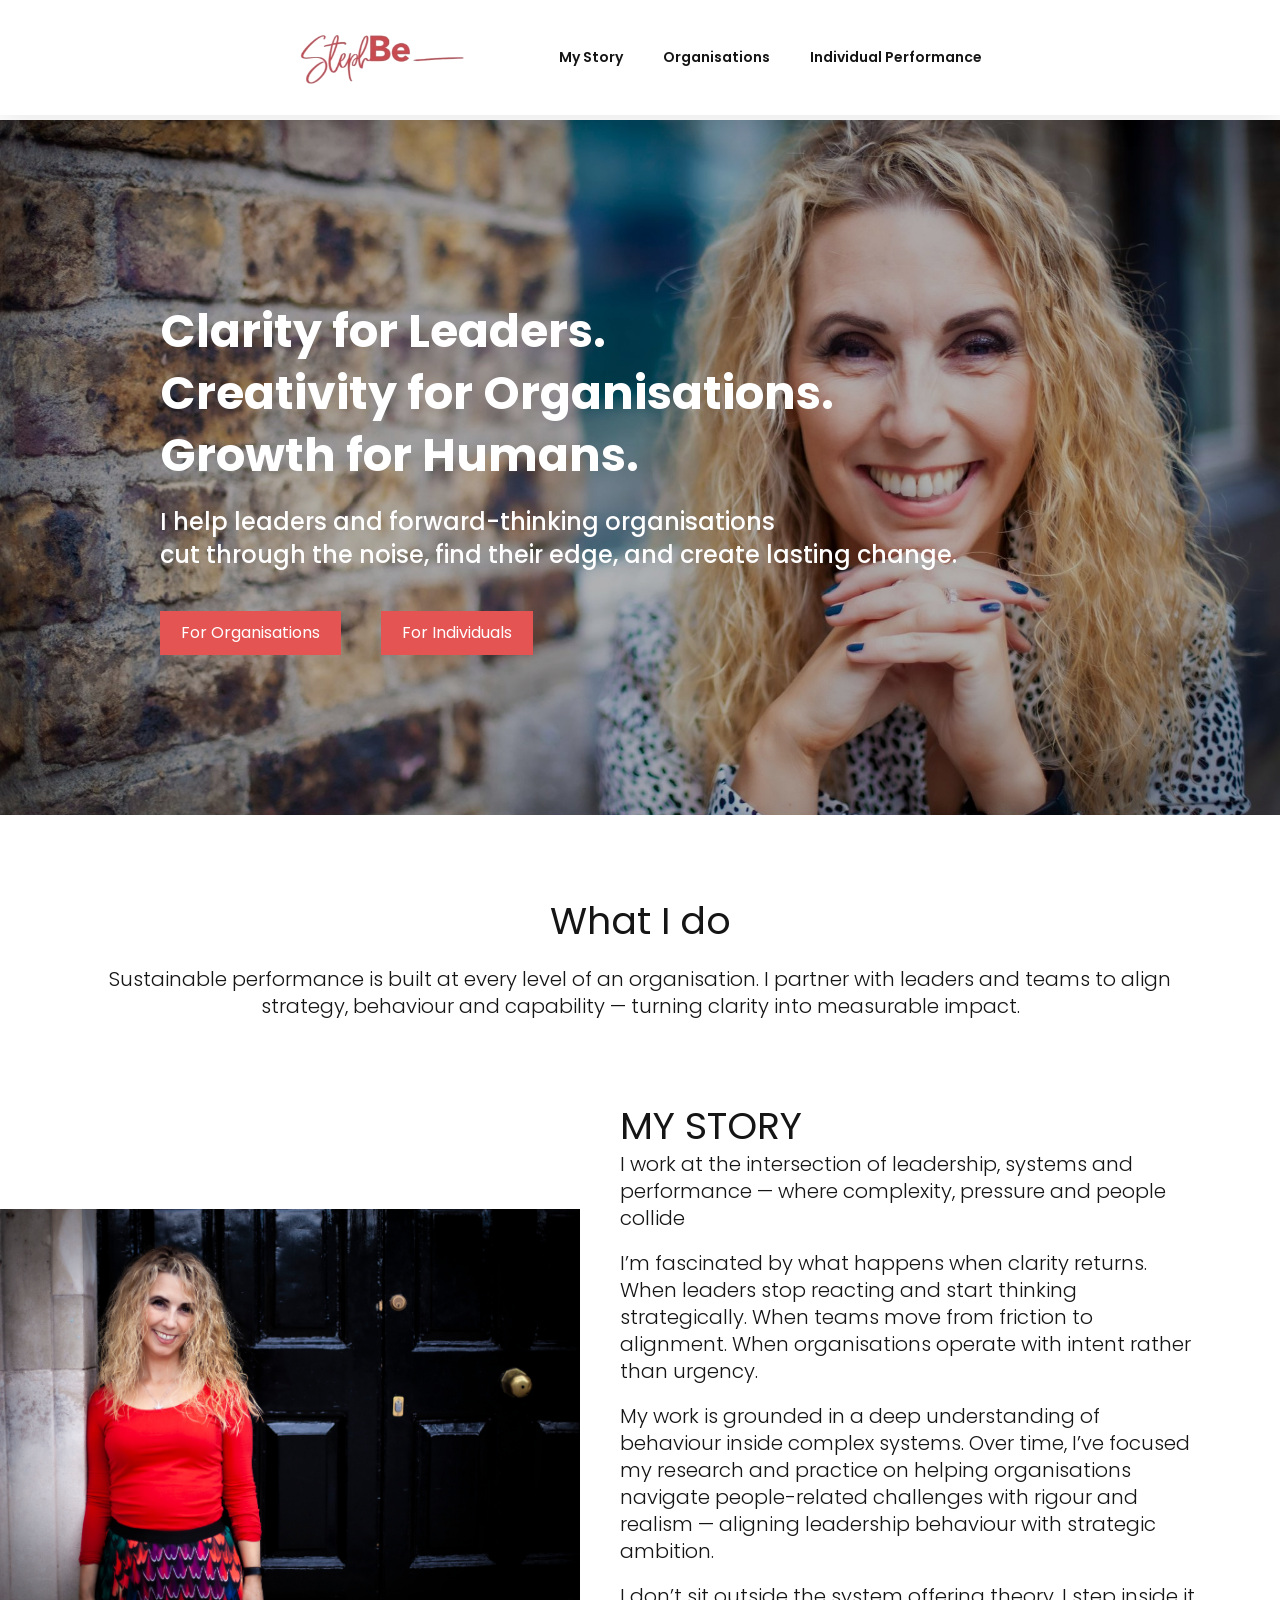
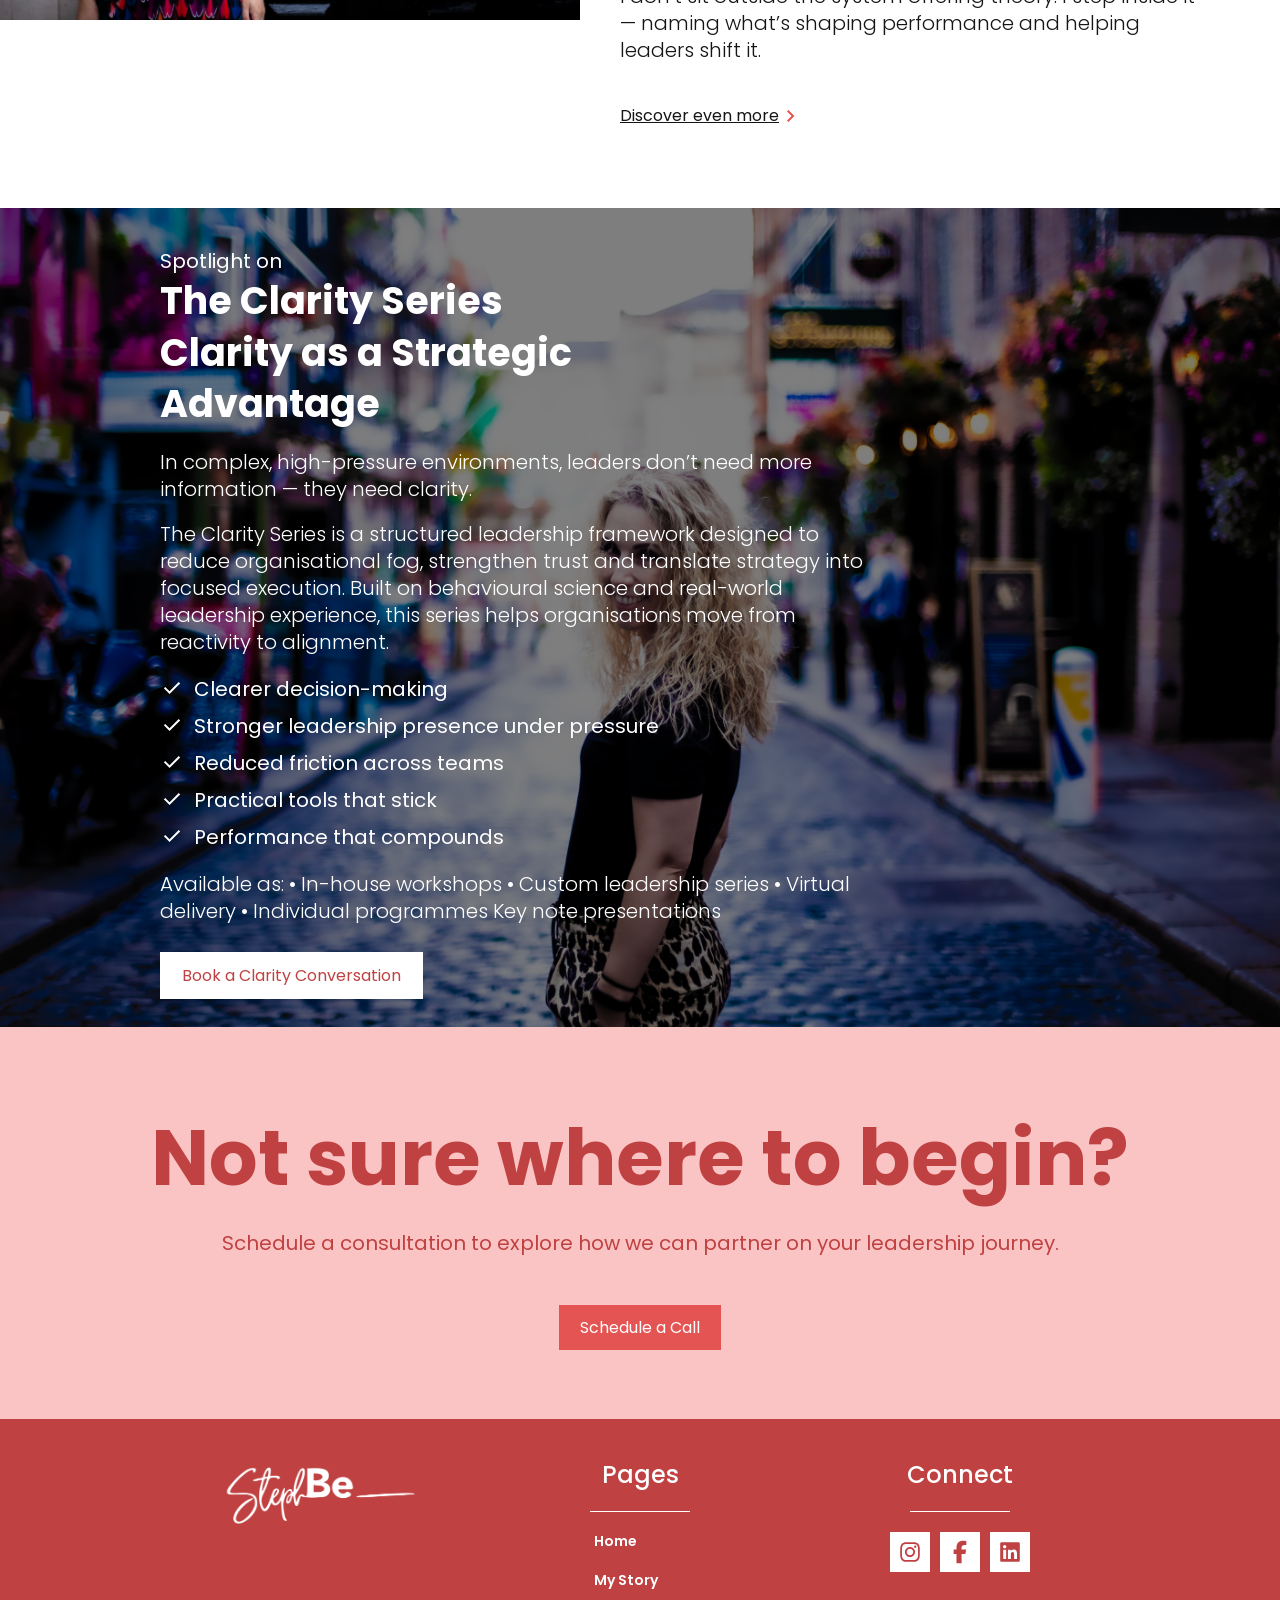
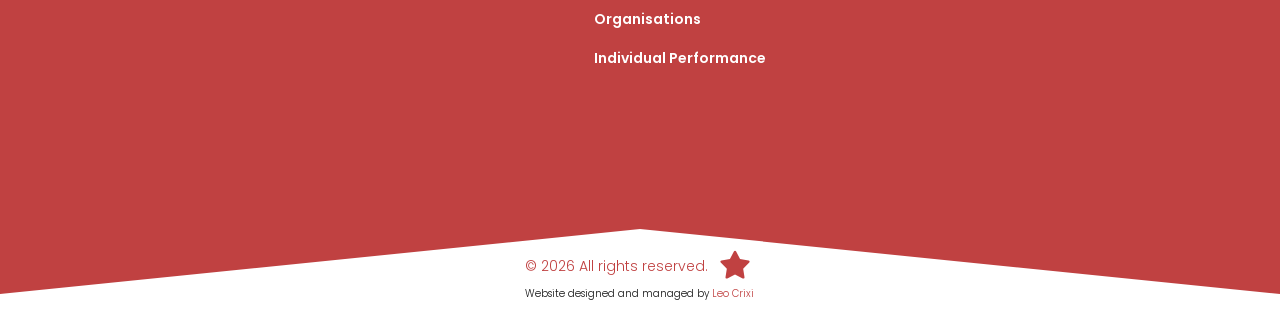
<file: index.html>
<!doctype html>
<html lang="en">
  <head>
    <meta charset="UTF-8" />
    <meta name="viewport" content="width=device-width, initial-scale=1.0" />

    <meta name="description" content="StephBe helps leaders and organisations gain clarity, build capability and create lasting performance through leadership development, workshops and coaching." />
    <meta name="keywords" content="leadership development, organisational development, executive coaching, leadership coaching, strategy alignment, performance coaching" />
    <meta name="author" content="StephBe" />

    <!-- Open Graph / Facebook / WhatsApp / Linkedin -->
    <meta property="og:title" content="StephBe — Clarity for Leaders & Organisations" />
    <meta property="og:type" content="website" />
    <meta property="og:image" content="https://stephbe.ie/public/img/Logo2.svg" />
    <meta property="og:url" content="https://stephbe.ie/" />
    <meta property="og:description" content="StephBe helps leaders and organisations gain clarity, build capability and create lasting performance through leadership development, workshops and coaching." />

    <!-- Favicon Icon -->
    <link rel="shortcut icon" href="./public/img/Logo3.svg" type="image/x-icon" />

    <title>StephBe — Clarity for Leaders & Organisations</title>

    <link rel="canonical" href="https://stephbe.ie/" />
    <meta name="robots" content="index, follow" />
    <meta property="og:site_name" content="StephBe" />
    <meta name="twitter:card" content="summary_large_image" />
    <meta name="twitter:site" content="@StephBe" />
    <meta name="twitter:title" content="StephBe — Clarity for Leaders & Organisations" />
    <meta name="twitter:description" content="StephBe helps leaders and organisations gain clarity, build capability and create lasting performance through leadership development, workshops and coaching." />

    <link rel="stylesheet" href="./assets/css/styles.css" />

    <link rel="sitemap" type="application/xml" title="Sitemap" href="/sitemap.xml" />

    <script type="application/ld+json">
    {
      "@context": "https://schema.org",
      "@graph": [
        {
          "@type": "Organization",
          "name": "StephBe",
          "url": "https://stephbe.ie/",
          "logo": "https://stephbe.ie/public/img/Logo2.svg"
        },
        {
          "@type": "WebSite",
          "url": "https://stephbe.ie/",
          "name": "StephBe",
          "potentialAction": {
            "@type": "SearchAction",
            "target": "https://stephbe.ie/?s={search_term_string}",
            "query-input": "required name=search_term_string"
          }
        }
      ]
    }
    </script>
  </head>

  <body>
    <global-header></global-header>

    <main>
      <section class="hero-section">
        <div class="hero-content">
          <h1>
            Clarity for Leaders. <br />
            Creativity for Organisations. <br />
            Growth for Humans.
          </h1>
          <h4>
            I help leaders and forward-thinking organisations <br />
            cut through the noise, find their edge, and create lasting change.
          </h4>
          <div class="btn-section">
            <a href="./organisations.html" class="btn">For Organisations</a>
            <a href="./individual-performance.html" class="btn">For Individuals</a>
          </div>
        </div>
      </section>

      <section class="what-i-do">
        <div class="w-i-d">
          <h2>What I do</h2>
          <p>
            Sustainable performance is built at every level of an organisation. I partner with leaders and teams to
            align strategy, behaviour and capability — turning clarity into measurable impact.
          </p>
        </div>
        <div class="my-story">
          <div>
            <img src="./public/img/home/what-i-do.JPG" alt="What I do – leadership and organisational development at StephBe" />
          </div>
          <div>
            <h3 class="up-case">My Story</h3>
            <p>
              I work at the intersection of leadership, systems and performance — where complexity, pressure and people
              collide
            </p>
            <br />
            <p>
              I’m fascinated by what happens when clarity returns. When leaders stop reacting and start thinking
              strategically. When teams move from friction to alignment. When organisations operate with intent rather
              than urgency.
            </p>
            <br />
            <p>
              My work is grounded in a deep understanding of behaviour inside complex systems. Over time, I’ve focused
              my research and practice on helping organisations navigate people-related challenges with rigour and
              realism — aligning leadership behaviour with strategic ambition.
            </p>
            <br />
            <p>
              I don’t sit outside the system offering theory. I step inside it — naming what’s shaping performance and
              helping leaders shift it.
            </p>
            <a href="./my-story.html" class="btn-secondary"
              >Discover even more <img src="./public/icons/arrow_right.svg" alt="Arrow pointing right" /></a>
          </div>
        </div>
      </section>

      <section class="clarity-series">
        <div class="clarity-series-content">
          <span>Spotlight on</span>
          <h3>The Clarity Series Clarity as a Strategic Advantage</h3>
          <p>In complex, high-pressure environments, leaders don’t need more information — they need clarity.</p>
          <br />
          <p>
            The Clarity Series is a structured leadership framework designed to reduce organisational fog, strengthen
            trust and translate strategy into focused execution. Built on behavioural science and real-world leadership
            experience, this series helps organisations move from reactivity to alignment.
          </p>
          <ul>
            <li><img src="./public/icons/check.svg" alt="Checkmark" /> Clearer decision-making</li>
            <li><img src="./public/icons/check.svg" alt="Checkmark" /> Stronger leadership presence under pressure</li>
            <li><img src="./public/icons/check.svg" alt="Checkmark" /> Reduced friction across teams</li>
            <li><img src="./public/icons/check.svg" alt="Checkmark" /> Practical tools that stick</li>
            <li><img src="./public/icons/check.svg" alt="Checkmark" /> Performance that compounds</li>
          </ul>
          <p>
            Available as: • In-house workshops • Custom leadership series • Virtual delivery • Individual programmes Key
            note presentations
          </p>
          <div>
            <a
              class="btn-third"
              data-cal-link="stephbe/catch-up"
              data-cal-namespace="catch-up"
              data-cal-config='{"layout":"month_view"}'
              >Book a Clarity Conversation</a
            >
          </div>
        </div>
      </section>

      <global-cta></global-cta>
    </main>

    <global-footer></global-footer>

    <script type="module" src="./assets/js/script.js"></script>
  </body>
</html>
</file>
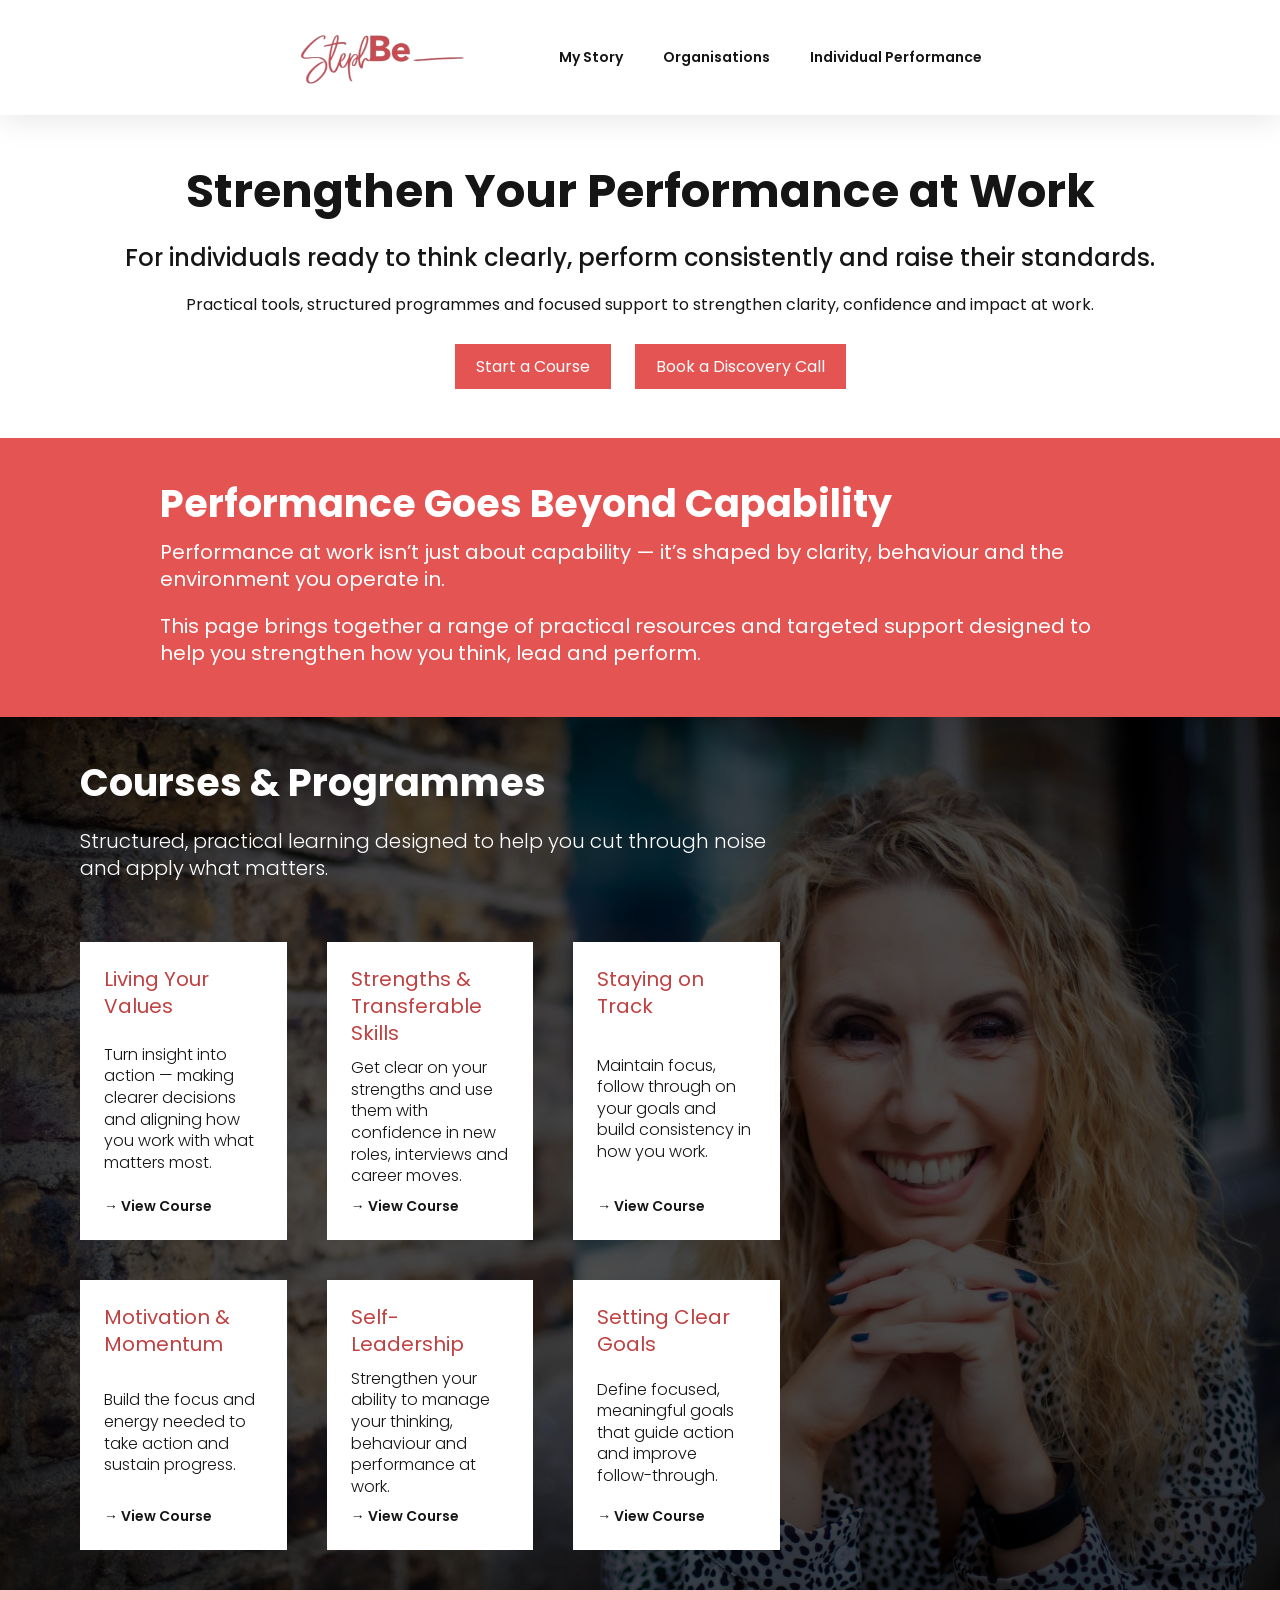
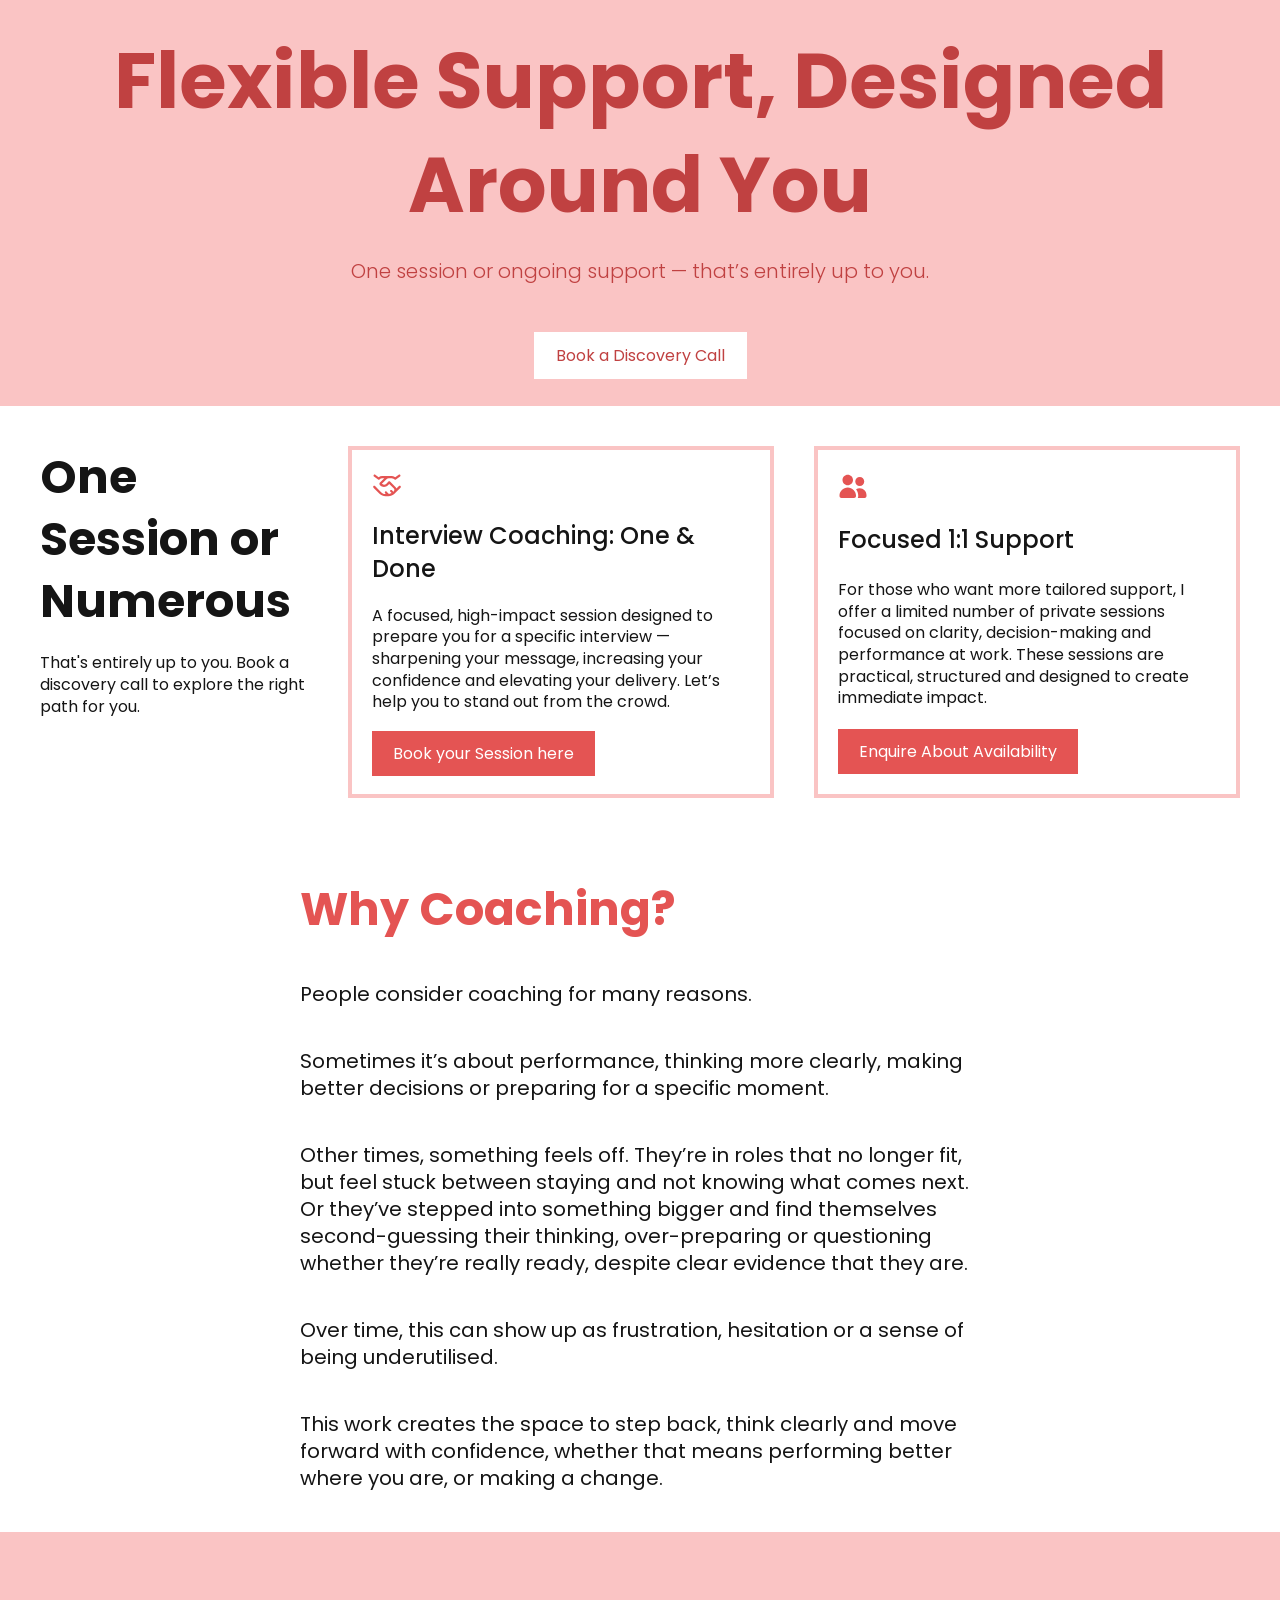
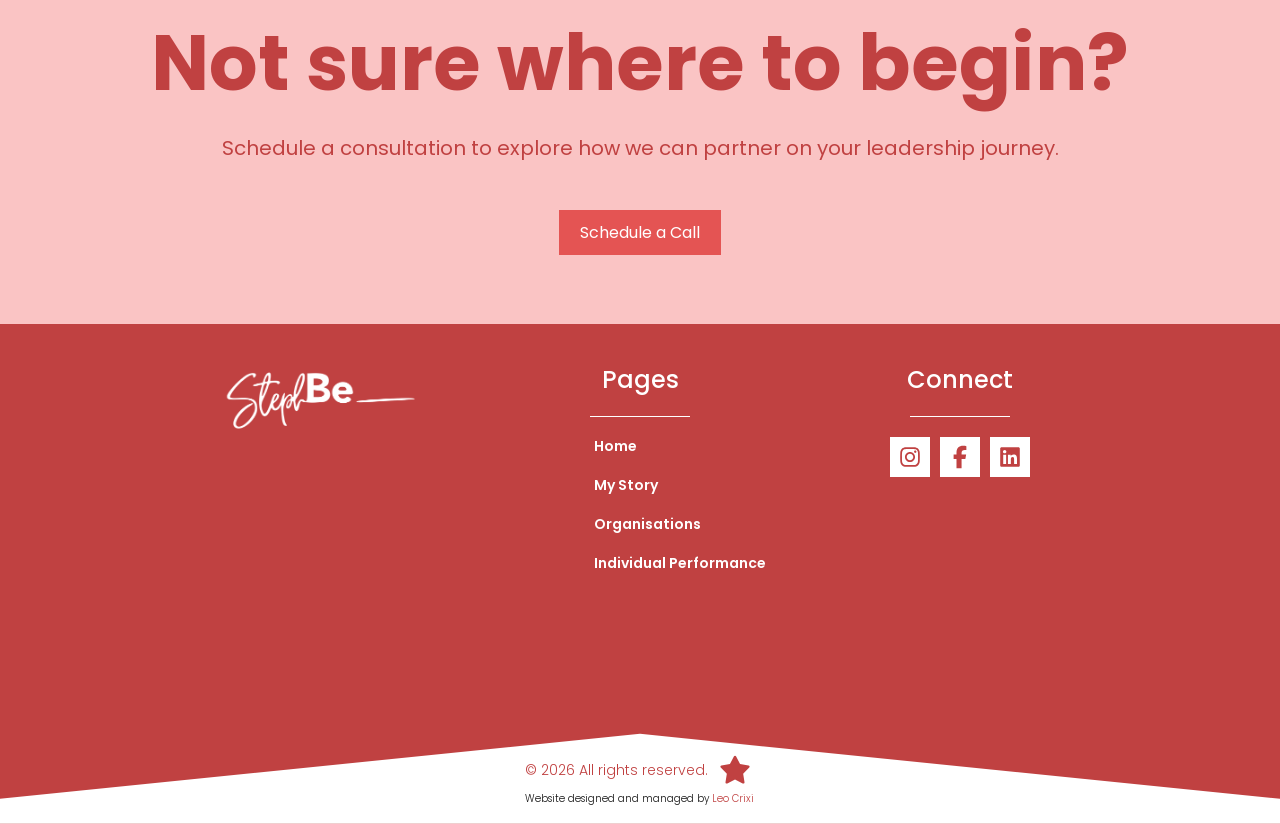
<file: individual-performance/index.html>
<!doctype html>
<html lang="en">
  <head>
    <meta charset="UTF-8" />
    <meta name="viewport" content="width=device-width, initial-scale=1.0" />

    <meta name="description" content="Practical coaching and courses to strengthen clarity, confidence and performance at work — tailored individual support from StephBe." />
    <meta name="keywords" content="individual coaching, performance coaching, career coaching, leadership coaching, StephBe" />
    <meta name="author" content="StephBe" />

    <!-- Open Graph / Facebook / WhatsApp / Linkedin -->
    <meta property="og:title" content="Individual Performance — StephBe" />
    <meta property="og:type" content="website" />
    <meta property="og:image" content="https://stephbe.ie/public/img/home/what-i-do.JPG" />
    <meta property="og:url" content="https://stephbe.ie/individual-performance/" />
    <meta property="og:description" content="Practical coaching and courses to strengthen clarity, confidence and performance at work." />
    <meta property="og:site_name" content="StephBe" />
    <meta name="twitter:card" content="summary_large_image" />
    <meta name="twitter:title" content="Individual Performance — StephBe" />
    <meta name="twitter:description" content="Practical coaching and courses to strengthen clarity, confidence and performance at work." />

    <link rel="canonical" href="https://stephbe.ie/individual-performance/" />
    <meta name="robots" content="index, follow" />

    <!-- Favicon Icon -->
    <link rel="shortcut icon" href="../public/img/Logo3.svg" type="image/x-icon" />

    <title>Individual Performance — StephBe</title>

    <link rel="stylesheet" href="../assets/css/styles.css" />

    <script type="application/ld+json">
    {
      "@context": "https://schema.org",
      "@type": "WebPage",
      "name": "Individual Performance — StephBe",
      "url": "https://stephbe.ie/individual-performance/",
      "description": "Practical coaching and courses to strengthen clarity, confidence and performance at work."
    }
    </script>
  </head>

  <body>
    <global-header></global-header>

    <main class="individuals">
      <section class="hero-section">
        <h1>Strengthen Your Performance at Work</h1>
        <h4>For individuals ready to think clearly, perform consistently and raise their standards.</h4>
        <p>
          Practical tools, structured programmes and focused support to strengthen clarity, confidence and impact at
          work.
        </p>
        <div class="btn-section">
          <a href="#courses-programmes" class="btn">Start a Course</a>
          <a
            class="btn"
            data-cal-link="stephbe/private-coaching-clients"
            data-cal-namespace="private-coaching-clients"
            data-cal-config='{"layout":"month_view"}'
            >Book a Discovery Call</a
          >
        </div>
      </section>

      <section class="performance">
        <h2>Performance Goes Beyond Capability</h2>
        <p>
          Performance at work isn’t just about capability — it’s shaped by clarity, behaviour and the environment you
          operate in.
        </p>
        <p>
          This page brings together a range of practical resources and targeted support designed to help you strengthen
          how you think, lead and perform.
        </p>
      </section>

      <section class="courses-programmes" id="courses-programmes">
        <div class="content">
          <h2>Courses & Programmes</h2>
          <p>Structured, practical learning designed to help you cut through noise and apply what matters.</p>
          <div class="courses-grid">
            <article class="course-card">
              <h3>Living Your Values</h3>
              <p>
                Turn insight into action — making clearer decisions and aligning how you work with what matters most.
              </p>
              <a
                href="https://stephanie-s-school-37db.thinkific.com/courses/light-up-your-life-with-your-values"
                target="_blank"
              >
                → View Course
              </a>
            </article>
            <article class="course-card">
              <h3>Strengths & Transferable Skills</h3>
              <p>Get clear on your strengths and use them with confidence in new roles, interviews and career moves.</p>
              <a
                href="https://stephanie-s-school-37db.thinkific.com/courses/transferable-skills-stay-in-your-lane-while-being-brilliant"
                target="_blank"
              >
                → View Course
              </a>
            </article>
            <article class="course-card">
              <h3>Staying on Track</h3>
              <p>Maintain focus, follow through on your goals and build consistency in how you work.</p>
              <a
                href="https://stephanie-s-school-37db.thinkific.com/courses/staying-the-course-how-to-keep-on-track-with-your-goals"
                target="_blank"
              >
                → View Course
              </a>
            </article>
            <article class="course-card">
              <h3>Motivation & Momentum</h3>
              <p>Build the focus and energy needed to take action and sustain progress.</p>
              <a
                href="https://stephanie-s-school-37db.thinkific.com/courses/motivation-and-how-to-get-more-of-it"
                target="_blank"
              >
                → View Course
              </a>
            </article>
            <article class="course-card">
              <h3>Self-Leadership</h3>
              <p>Strengthen your ability to manage your thinking, behaviour and performance at work.</p>
              <a
                href="https://stephanie-s-school-37db.thinkific.com/courses/get-out-of-your-own-way-and-become-your-own-best-friend"
                target="_blank"
              >
                → View Course
              </a>
            </article>
            <article class="course-card">
              <h3>Setting Clear Goals</h3>
              <p>Define focused, meaningful goals that guide action and improve follow-through.</p>
              <a href="https://stephanie-s-school-37db.thinkific.com/courses/setting-great-goals" target="_blank">
                → View Course
              </a>
            </article>
          </div>
        </div>
      </section>

      <section class="flexible">
        <h3>Flexible Support, Designed Around You</h3>
        <p>One session or ongoing support — that’s entirely up to you.</p>
        <div class="btn-section">
          <a
            class="btn-third"
            data-cal-link="stephbe/private-coaching-clients"
            data-cal-namespace="private-coaching-clients"
            data-cal-config='{"layout":"month_view"}'
            >Book a Discovery Call</a
          >
        </div>
      </section>

      <section class="coaching">
        <div class="title">
          <h2>One Session or Numerous</h2>
          <p>That's entirely up to you. Book a discovery call to explore the right path for you.</p>
        </div>
          <div class="contents">
          <div class="content">
            <img src="../public/icons/handshake.svg" alt="Interview coaching icon" />
            <h3>Interview Coaching: One & Done</h3>
            <p>
              A focused, high-impact session designed to prepare you for a specific interview — sharpening your message,
              increasing your confidence and elevating your delivery. Let’s help you to stand out from the crowd.
            </p>
            <!-- <a href="" target="_blank">Book your Session here → </a> -->
            <div class="btn-section">
              <a
                class="btn"
                data-cal-link="stephbe/private-coaching-clients"
                data-cal-namespace="private-coaching-clients"
                data-cal-config='{"layout":"month_view"}'
                >Book your Session here</a
              >
            </div>
          </div>
          <div class="content">
            <img src="../public/icons/user.svg" alt="One-to-one coaching icon" />
            <h3>Focused 1:1 Support</h3>
            <p>
              For those who want more tailored support, I offer a limited number of private sessions focused on clarity,
              decision-making and performance at work. These sessions are practical, structured and designed to create
              immediate impact.
            </p>
            <!-- <a href="" target="_blank">Enquire About Availability → </a> -->
            <div class="btn-section">
              <a
                class="btn"
                data-cal-link="stephbe/private-coaching-clients"
                data-cal-namespace="private-coaching-clients"
                data-cal-config='{"layout":"month_view"}'
                >Enquire About Availability</a
              >
            </div>
          </div>
        </div>
      </section>

      <section class="why-coaching">
        <h2>Why Coaching?</h2>
        <p>People consider coaching for many reasons.</p>
        <p>
          Sometimes it’s about performance, thinking more clearly, making better decisions or preparing for a specific
          moment.
        </p>
        <p>
          Other times, something feels off. They’re in roles that no longer fit, but feel stuck between staying and not
          knowing what comes next. Or they’ve stepped into something bigger and find themselves second-guessing their
          thinking, over-preparing or questioning whether they’re really ready, despite clear evidence that they are.
        </p>
        <p>Over time, this can show up as frustration, hesitation or a sense of being underutilised.</p>
        <p>
          This work creates the space to step back, think clearly and move forward with confidence, whether that means
          performing better where you are, or making a change.
        </p>
      </section>

      <global-cta></global-cta>
    </main>

    <global-footer></global-footer>

    <script type="module" src="../assets/js/script.js"></script>
  </body>
</html>
</file>
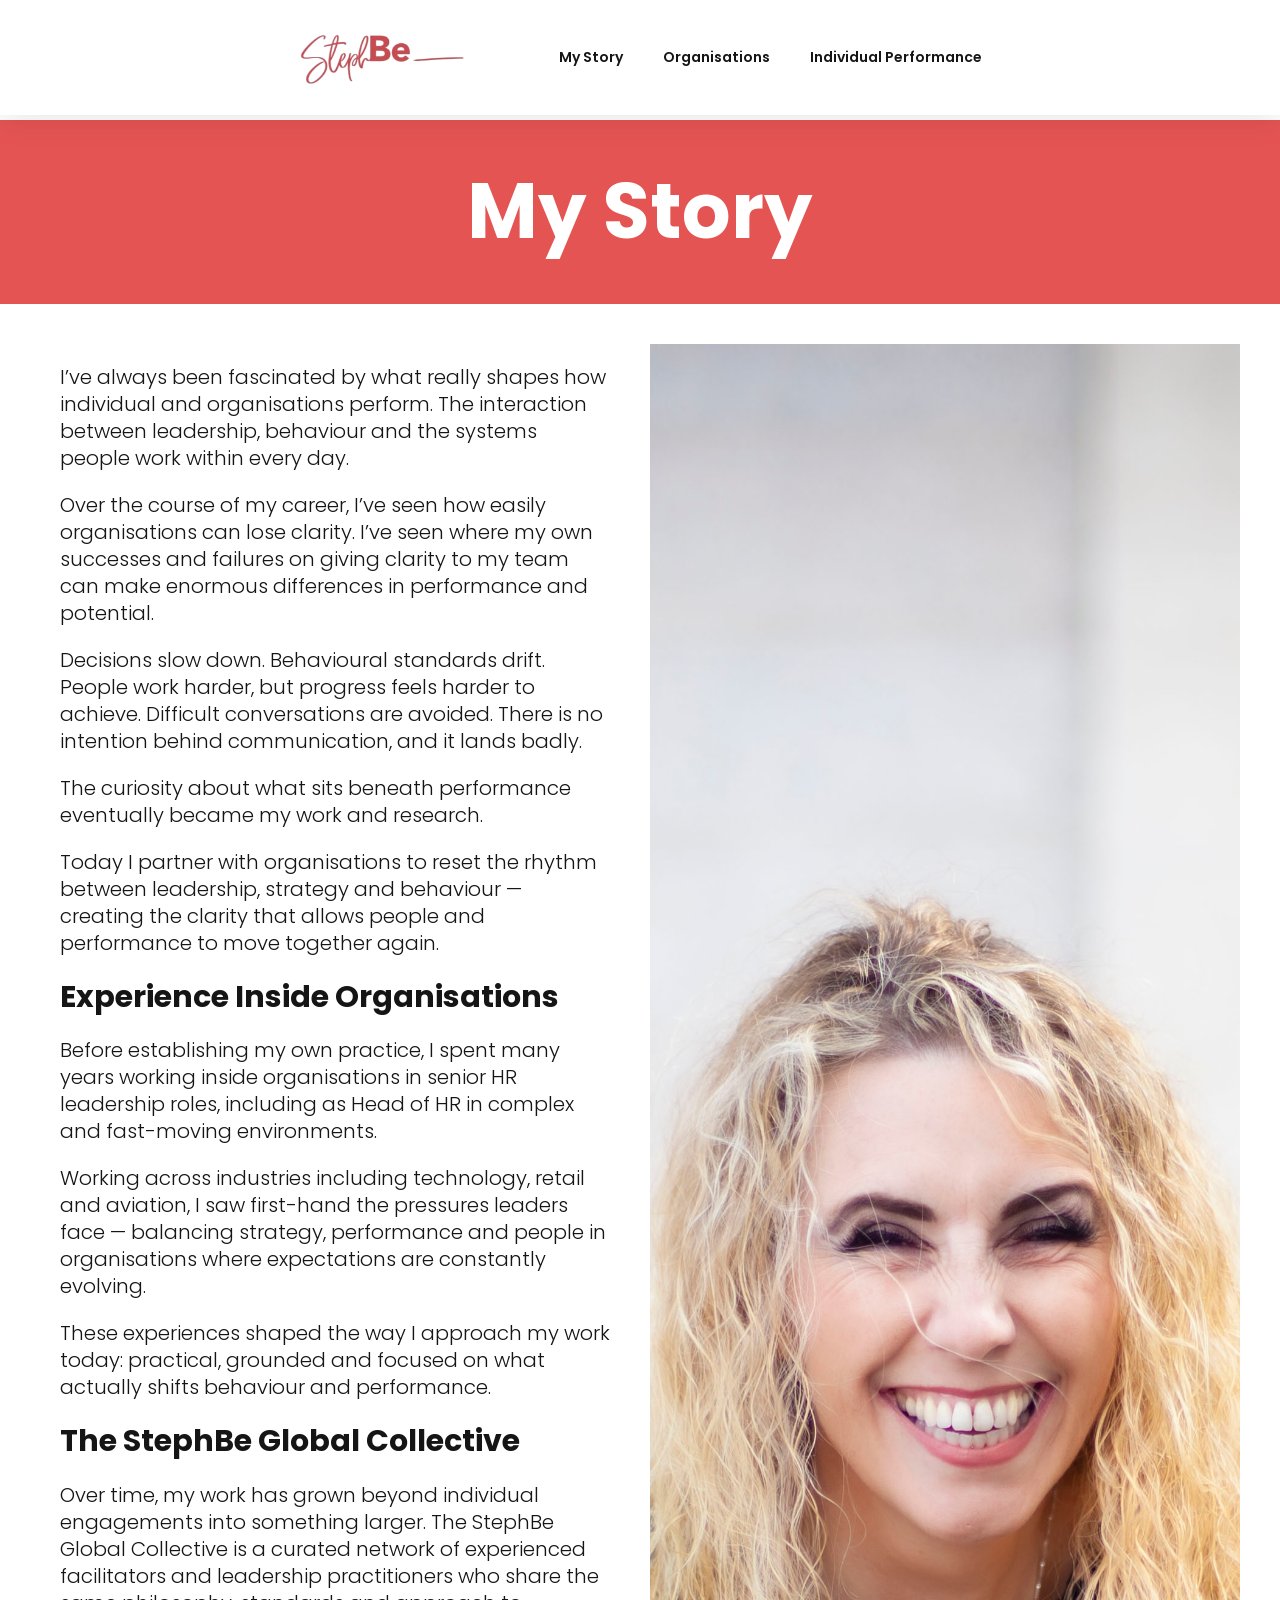
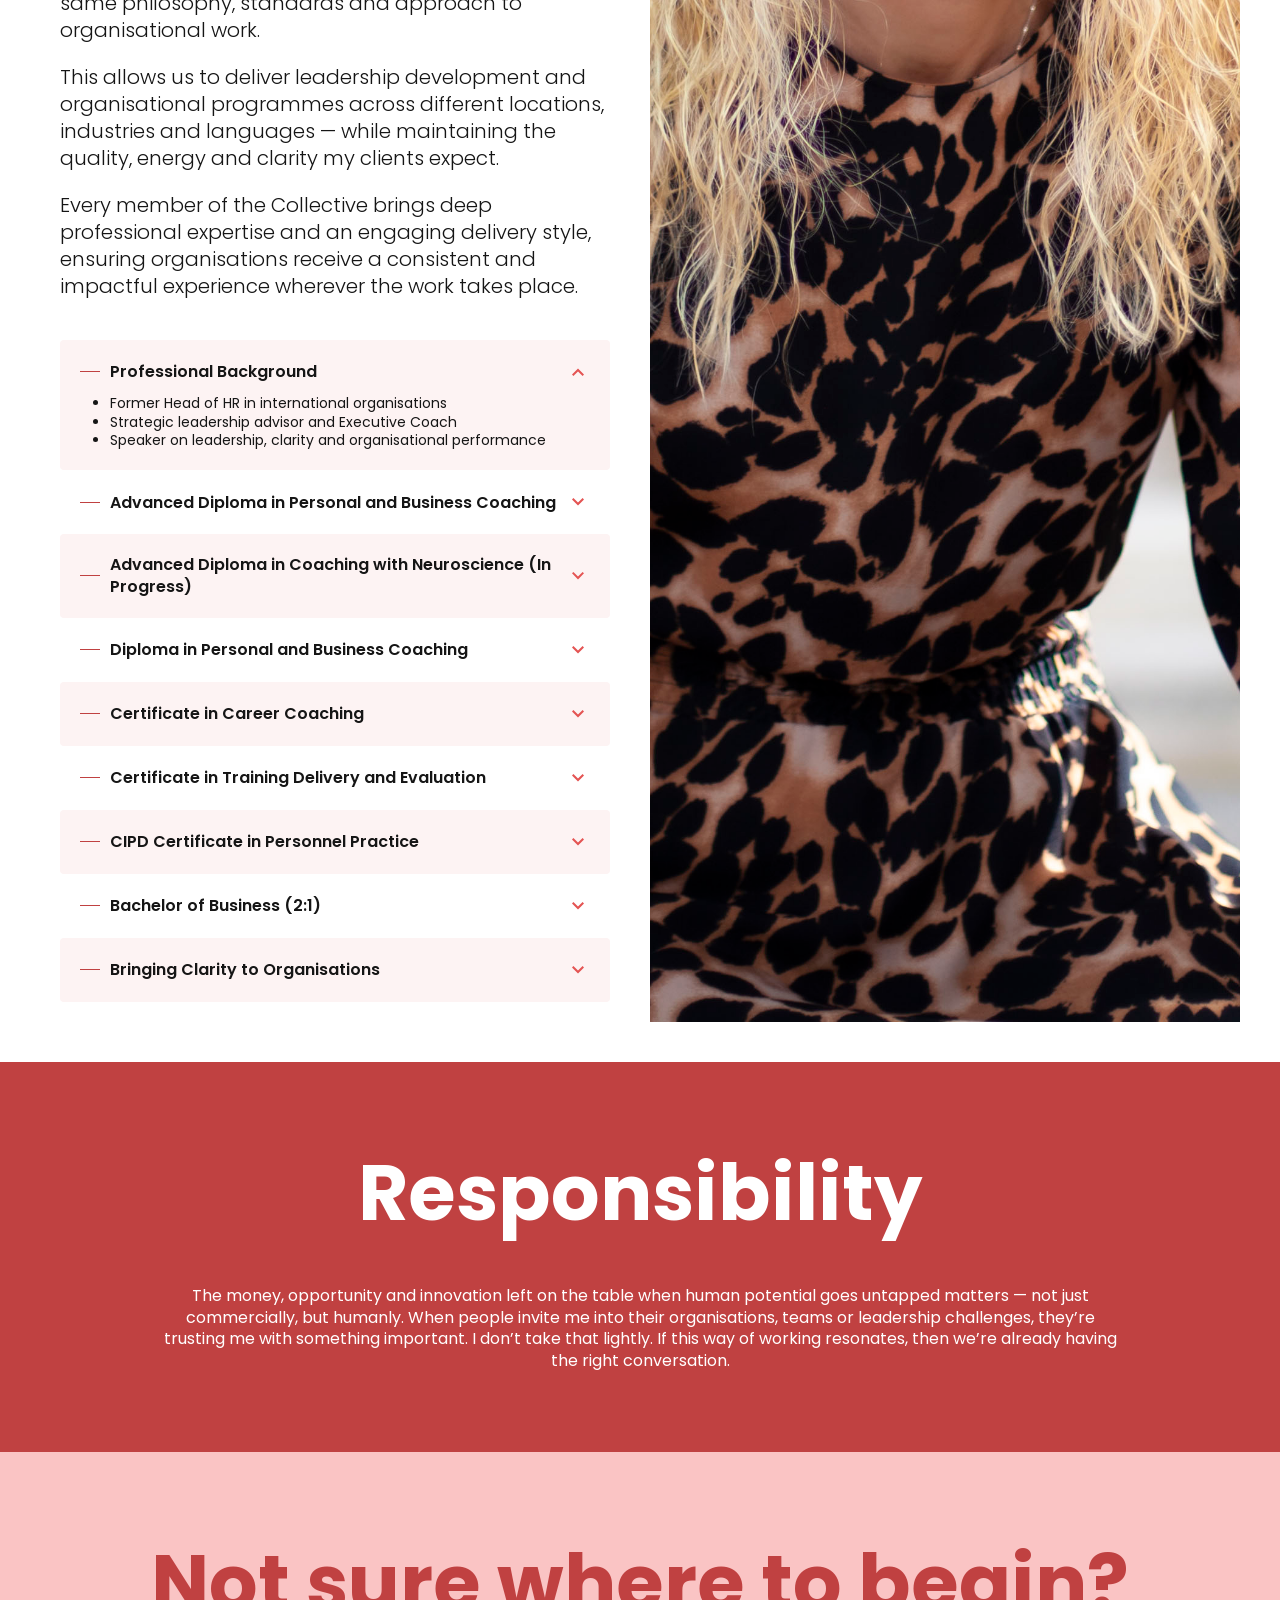
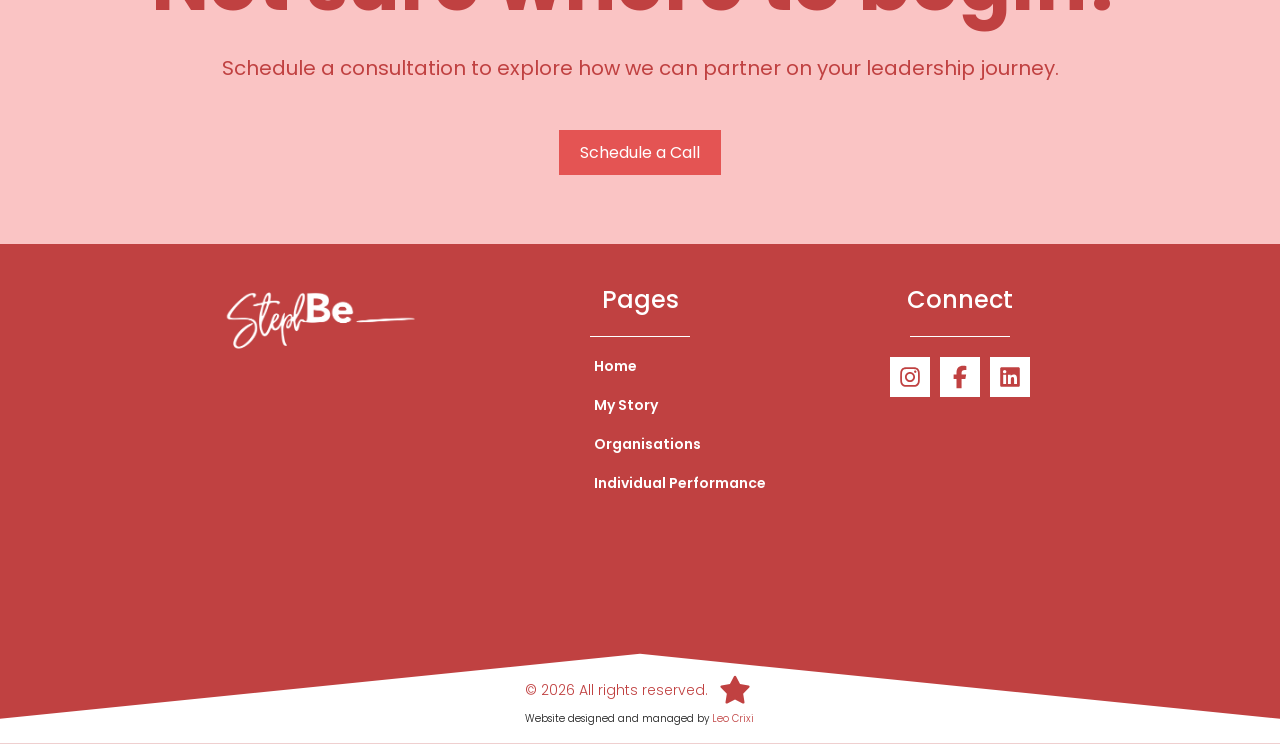
<file: my-story/index.html>
<!doctype html>
<html lang="en">
  <head>
    <meta charset="UTF-8" />
    <meta name="viewport" content="width=device-width, initial-scale=1.0" />

    <meta name="description" content="StephBe founder's story: experience in HR and leadership; delivering coaching, workshops and strategic leadership programmes to help organisations regain clarity and performance." />
    <meta name="keywords" content="StephBe, leadership, coaching, organisational development, executive coaching, leadership development" />
    <meta name="author" content="StephBe" />

    <!-- Open Graph / Facebook / WhatsApp / Linkedin -->
    <meta property="og:title" content="My Story — StephBe" />
    <meta property="og:type" content="website" />
    <meta property="og:image" content="https://stephbe.ie/public/img/my-story/my-story.JPG" />
    <meta property="og:url" content="https://stephbe.ie/my-story/" />
    <meta property="og:description" content="StephBe founder's journey from HR leadership to strategic advisor and coach, helping organisations build clarity and performance." />
    <meta property="og:site_name" content="StephBe" />
    <meta name="twitter:card" content="summary_large_image" />
    <meta name="twitter:title" content="My Story — StephBe" />
    <meta name="twitter:description" content="StephBe founder's journey from HR leadership to strategic advisor and coach." />

    <link rel="canonical" href="https://stephbe.ie/my-story/" />
    <meta name="robots" content="index, follow" />

    <!-- Favicon Icon -->
    <link rel="shortcut icon" href="../public/img/Logo3.svg" type="image/x-icon" />

    <title>My Story — StephBe</title>

    <link rel="stylesheet" href="../assets/css/styles.css" />

    <script type="application/ld+json">
    {
      "@context": "https://schema.org",
      "@type": "Person",
      "name": "StephBe",
      "url": "https://stephbe.ie/my-story/",
      "sameAs": [],
      "jobTitle": "Leadership Consultant & Coach",
      "description": "Founder of StephBe: leadership, coaching and organisational development specialising in clarity and performance."
    }
    </script>
  </head>

  <body>
    <global-header></global-header>

    <main class="my-story">
      <section class="hero-section">
        <h1>My Story</h1>
      </section>
      <section class="about-me">
        <div class="content">
          <div class="text">
            <p>
              I’ve always been fascinated by what really shapes how individual and organisations perform. The
              interaction between leadership, behaviour and the systems people work within every day.
            </p>
            <p>
              Over the course of my career, I’ve seen how easily organisations can lose clarity. I’ve seen where my own
              successes and failures on giving clarity to my team can make enormous differences in performance and
              potential.
            </p>
            <p>
              Decisions slow down. Behavioural standards drift. People work harder, but progress feels harder to
              achieve. Difficult conversations are avoided. There is no intention behind communication, and it lands
              badly.
            </p>
            <p>The curiosity about what sits beneath performance eventually became my work and research.</p>
            <p>
              Today I partner with organisations to reset the rhythm between leadership, strategy and behaviour —
              creating the clarity that allows people and performance to move together again.
            </p>

            <h3>Experience Inside Organisations</h3>
            <p>
              Before establishing my own practice, I spent many years working inside organisations in senior HR
              leadership roles, including as Head of HR in complex and fast-moving environments.
            </p>
            <p>
              Working across industries including technology, retail and aviation, I saw first-hand the pressures
              leaders face — balancing strategy, performance and people in organisations where expectations are
              constantly evolving.
            </p>
            <p>
              These experiences shaped the way I approach my work today: practical, grounded and focused on what
              actually shifts behaviour and performance.
            </p>

            <h3>The StephBe Global Collective</h3>
            <p>
              Over time, my work has grown beyond individual engagements into something larger. The StephBe Global
              Collective is a curated network of experienced facilitators and leadership practitioners who share the
              same philosophy, standards and approach to organisational work.
            </p>
            <p>
              This allows us to deliver leadership development and organisational programmes across different locations,
              industries and languages — while maintaining the quality, energy and clarity my clients expect.
            </p>
            <p>
              Every member of the Collective brings deep professional expertise and an engaging delivery style, ensuring
              organisations receive a consistent and impactful experience wherever the work takes place.
            </p>
          </div>
          <div class="my-background">
            <dl>
              <div>
                <dt>
                    <button aria-expanded="true" aria-controls="bg1">
                    Professional Background <img src="../public/icons/arrow-down.svg" alt="Toggle details" />
                  </button>
                </dt>
                <dd id="bg1" class="active">
                  <ul>
                    <li>Former Head of HR in international organisations</li>
                    <li>Strategic leadership advisor and Executive Coach</li>
                    <li>Speaker on leadership, clarity and organisational performance</li>
                  </ul>
                </dd>
              </div>
              <div>
                <dt>
                    <button aria-expanded="false" aria-controls="bg2">
                    Advanced Diploma in Personal and Business Coaching
                    <img src="../public/icons/arrow-down.svg" alt="Toggle details" />
                  </button>
                </dt>
                <dd id="bg2">Irish Life Coaching Institute, 2024</dd>
              </div>
              <div>
                <dt>
                    <button aria-expanded="false" aria-controls="bg3">
                    Advanced Diploma in Coaching with Neuroscience (In Progress)
                    <img src="../public/icons/arrow-down.svg" alt="Toggle details" />
                  </button>
                </dt>
                <dd id="bg3">The Positive Success Group</dd>
              </div>
              <div>
                <dt>
                    <button aria-expanded="false" aria-controls="bg4">
                    Diploma in Personal and Business Coaching <img src="../public/icons/arrow-down.svg" alt="Toggle details" />
                  </button>
                </dt>
                <dd id="bg4">Irish Life Coaching Institute, 2020</dd>
              </div>
              <div>
                <dt>
                    <button aria-expanded="false" aria-controls="bg5">
                    Certificate in Career Coaching <img src="../public/icons/arrow-down.svg" alt="Toggle details" />
                  </button>
                </dt>
                <dd id="bg5">Irish Life Coaching Institute, 2020</dd>
              </div>
              <div>
                <dt>
                    <button aria-expanded="false" aria-controls="bg6">
                    Certificate in Training Delivery and Evaluation <img src="../public/icons/arrow-down.svg" alt="Toggle details" />
                  </button>
                </dt>
                <dd id="bg6">(QQI Level 6) 2021</dd>
              </div>
              <div>
                <dt>
                    <button aria-expanded="false" aria-controls="bg7">
                    CIPD Certificate in Personnel Practice <img src="../public/icons/arrow-down.svg" alt="Toggle details" />
                  </button>
                </dt>
                <dd id="bg7">Dublin Institute of Technology, 2005</dd>
              </div>
              <div>
                <dt>
                    <button aria-expanded="false" aria-controls="bg8">
                    Bachelor of Business (2:1) <img src="../public/icons/arrow-down.svg" alt="Toggle details" />
                  </button>
                </dt>
                <dd id="bg8">Dublin Business School, 2004</dd>
              </div>
              <div>
                <dt>
                    <button aria-expanded="false" aria-controls="bg9">
                    Bringing Clarity to Organisations <img src="../public/icons/arrow-down.svg" alt="Toggle details" />
                  </button>
                </dt>
                <dd id="bg9">
                  Today my work focuses on helping organisations navigate moments when leadership, strategy and
                  behaviour need to realign. Whether through strategic advisory, leadership development or the Clarity
                  Series, the goal is always the same: Creating the conditions where organisations regain clarity — and
                  performance follows.
                </dd>
              </div>
            </dl>
          </div>
        </div>
        <div class="img">
          <img src="../public/img/my-story/my-story.JPG" alt="Portrait of StephBe in professional setting" />
        </div>
      </section>

      <section class="responsibility">
        <h2>Responsibility</h2>
        <p>
          The money, opportunity and innovation left on the table when human potential goes untapped matters — not just
          commercially, but humanly. When people invite me into their organisations, teams or leadership challenges,
          they’re trusting me with something important. I don’t take that lightly. If this way of working resonates,
          then we’re already having the right conversation.
        </p>
      </section>

      <global-cta></global-cta>
    </main>

    <global-footer></global-footer>

    <script type="module" src="../assets/js/script.js"></script>
  </body>
</html>
</file>
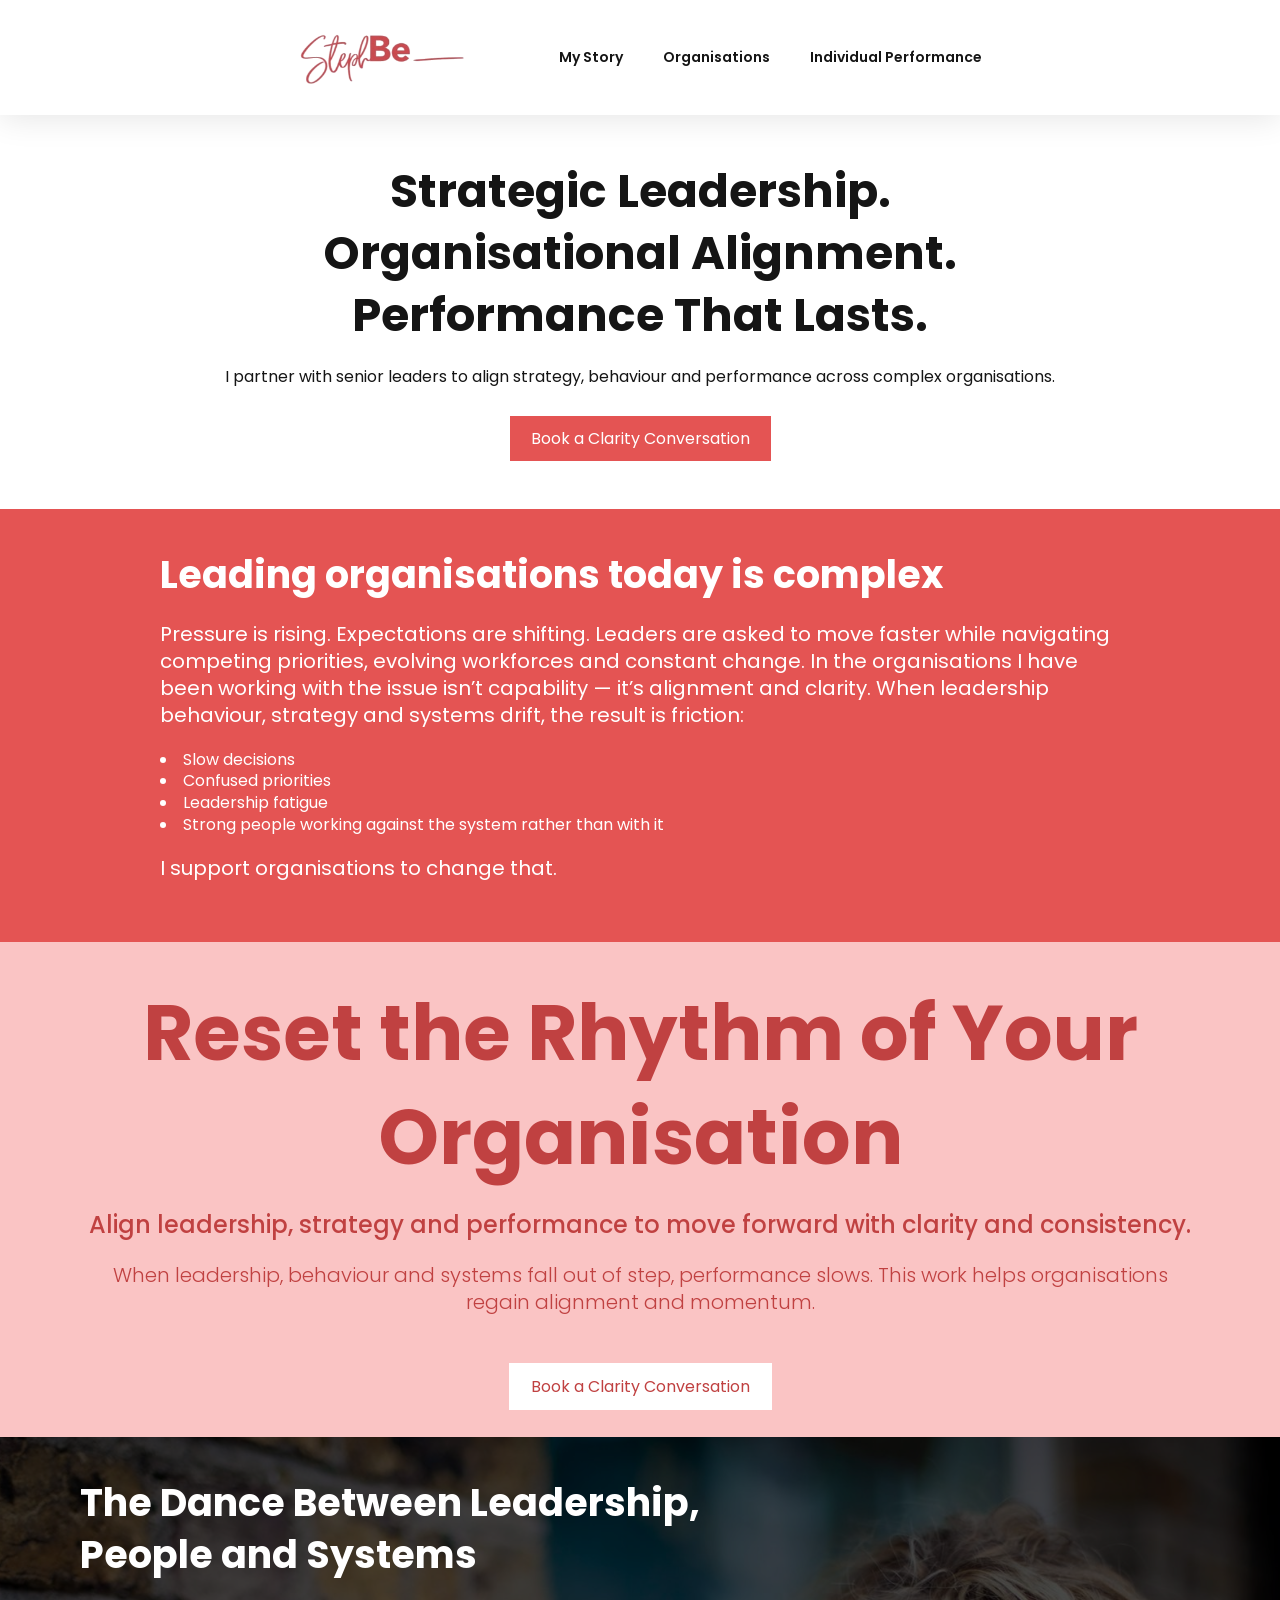
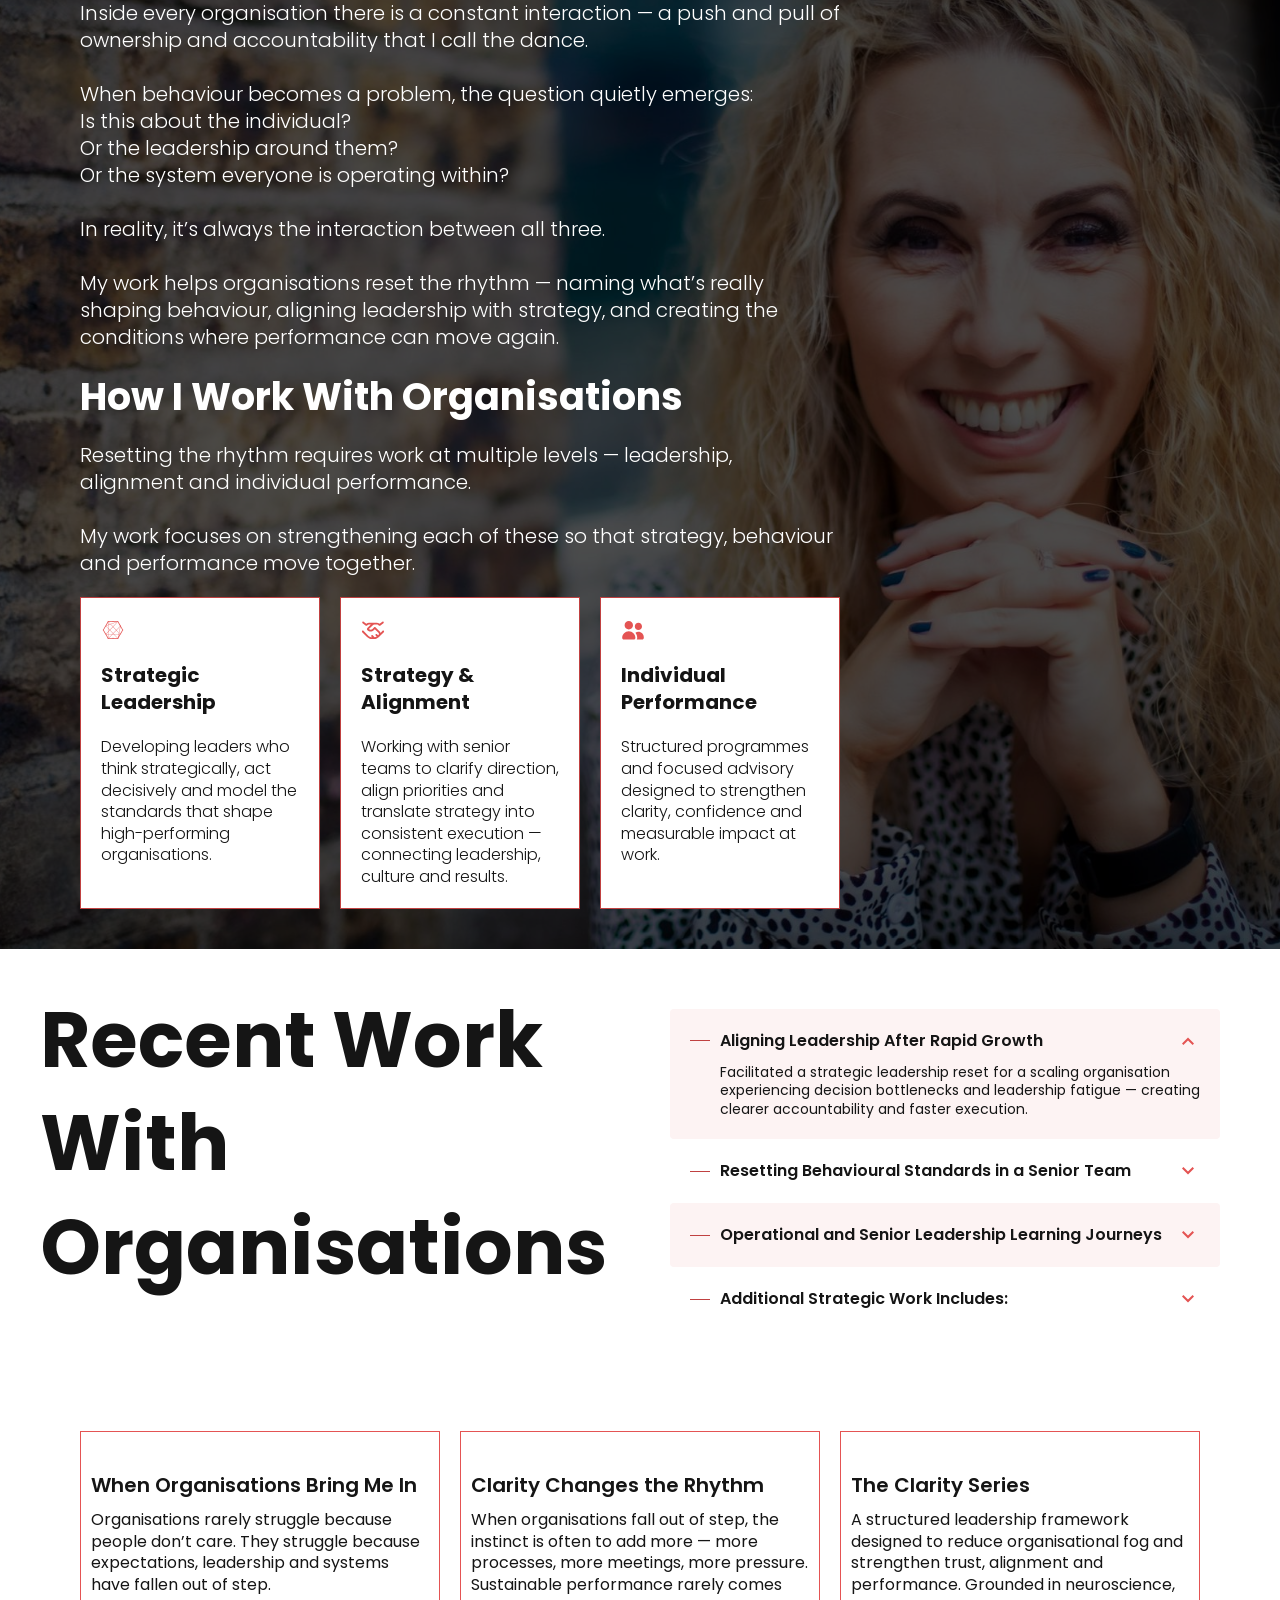
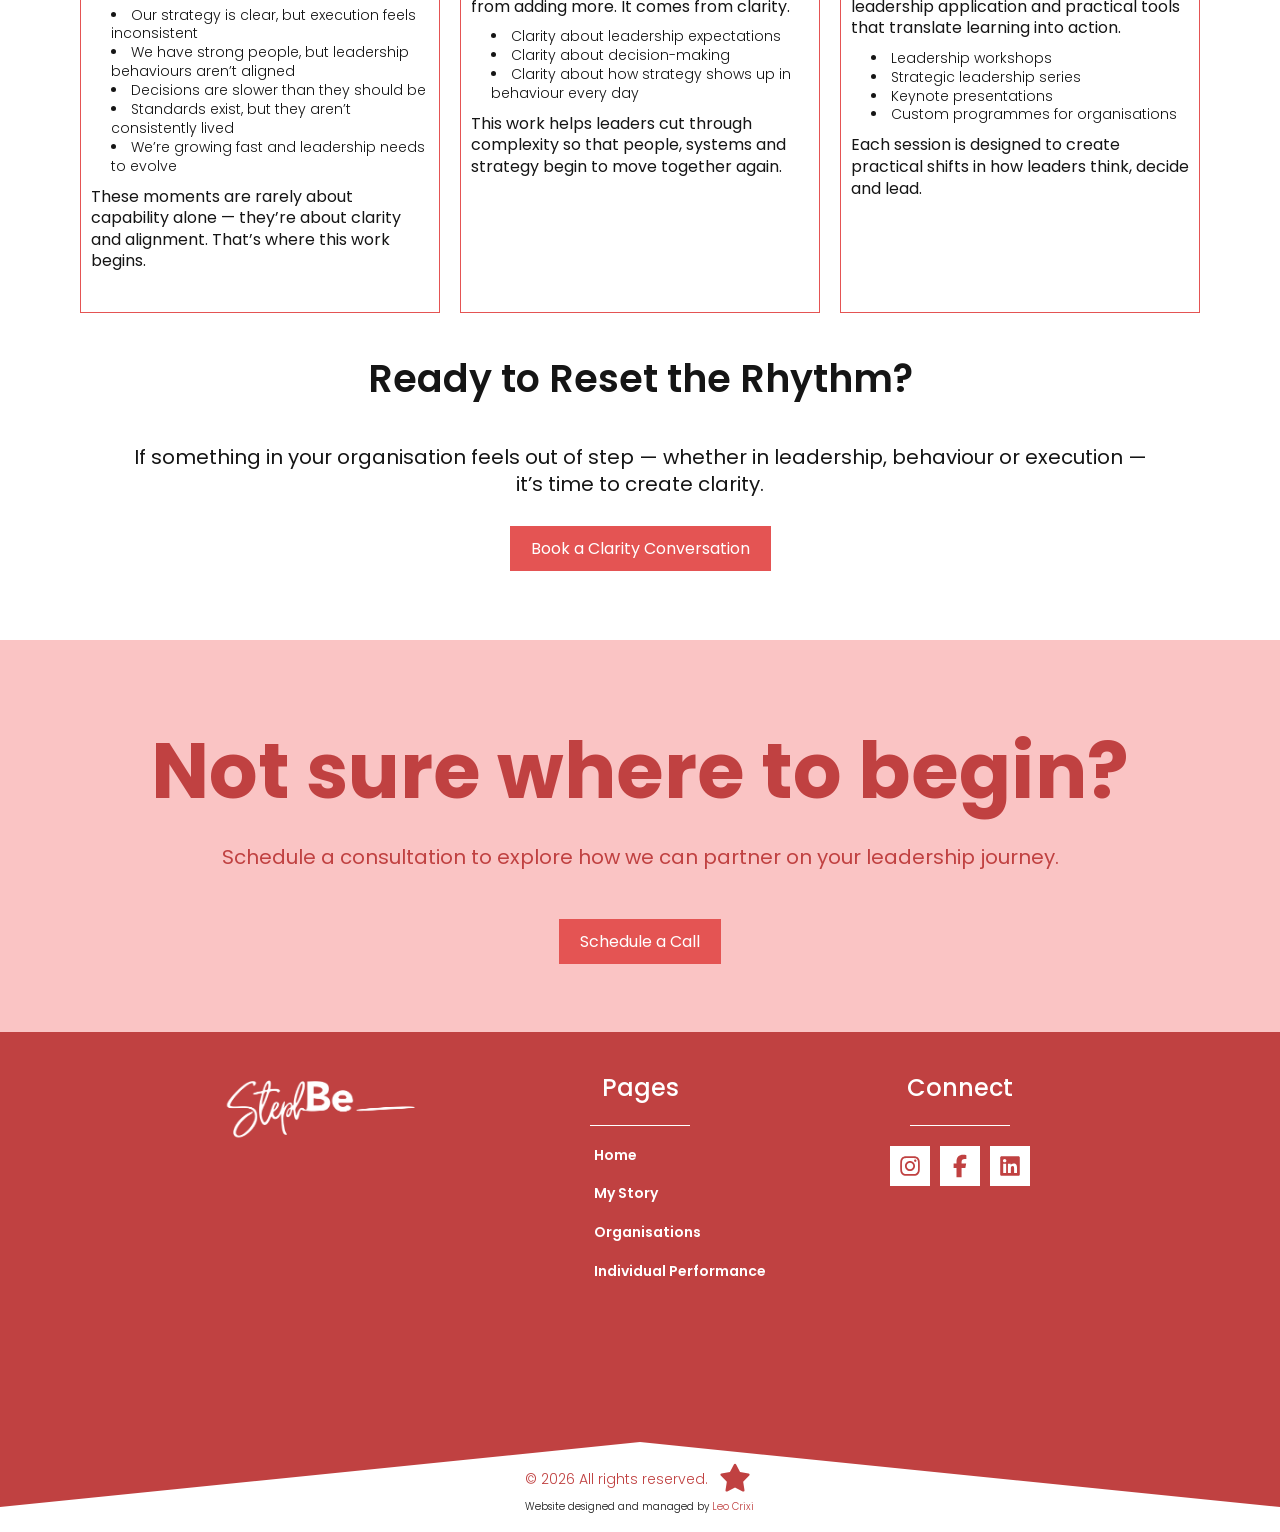
<file: organisations/index.html>
<!doctype html>
<html lang="en">
  <head>
    <meta charset="UTF-8" />
    <meta name="viewport" content="width=device-width, initial-scale=1.0" />

    <meta name="description" content="StephBe partners with senior leaders to align strategy, behaviour and performance across complex organisations through coaching, workshops and strategic programmes." />
    <meta name="keywords" content="leadership development, organisational alignment, executive coaching, strategic workshops" />
    <meta name="author" content="StephBe" />

    <!-- Open Graph / Facebook / WhatsApp / Linkedin -->
    <meta property="og:title" content="Organisations — StephBe" />
    <meta property="og:type" content="website" />
    <meta property="og:image" content="https://stephbe.ie/public/img/Logo2.svg" />
    <meta property="og:url" content="https://stephbe.ie/organisations/" />
    <meta property="og:description" content="Partnering with senior leaders to align strategy, behaviour and performance across organisations." />
    <meta property="og:site_name" content="StephBe" />
    <meta name="twitter:card" content="summary_large_image" />
    <meta name="twitter:title" content="Organisations — StephBe" />
    <meta name="twitter:description" content="Partnering with senior leaders to align strategy, behaviour and performance across organisations." />

    <link rel="canonical" href="https://stephbe.ie/organisations/" />
    <meta name="robots" content="index, follow" />

    <!-- Favicon Icon -->
    <link rel="shortcut icon" href="../public/img/Logo3.svg" type="image/x-icon" />

    <title>Organisations — StephBe</title>

    <link rel="stylesheet" href="../assets/css/styles.css" />

    <script type="application/ld+json">
    {
      "@context": "https://schema.org",
      "@type": "WebPage",
      "name": "Organisations — StephBe",
      "url": "https://stephbe.ie/organisations/",
      "description": "Partnering with senior leaders to align strategy, behaviour and performance across organisations.",
      "isPartOf": {
        "@type": "WebSite",
        "name": "StephBe",
        "url": "https://stephbe.ie/"
      }
    }
    </script>
  </head>

  <body>
    <global-header></global-header>

    <main class="organisations">
      <section class="hero-section">
        <h1>
          Strategic Leadership. <br />
          Organisational Alignment. <br />
          Performance That Lasts.
        </h1>
        <h4>
          I partner with senior leaders to align strategy, behaviour and performance across complex organisations.
        </h4>
        <div class="btn-section">
          <a
            class="btn"
            data-cal-link="stephbe/exec-coaching-clients"
            data-cal-namespace="exec-coaching-clients"
            data-cal-config='{"layout":"month_view"}'
            >Book a Clarity Conversation</a
          >
        </div>
      </section>

      <section class="leading">
        <h2>Leading organisations today is complex</h2>
        <p>
          Pressure is rising. Expectations are shifting. Leaders are asked to move faster while navigating competing
          priorities, evolving workforces and constant change. In the organisations I have been working with the issue
          isn’t capability — it’s alignment and clarity. When leadership behaviour, strategy and systems drift, the
          result is friction:
        </p>
        <ul>
          <li>Slow decisions</li>
          <li>Confused priorities</li>
          <li>Leadership fatigue</li>
          <li>Strong people working against the system rather than with it</li>
        </ul>
        <p>I support organisations to change that.</p>
      </section>

      <section class="reset">
        <h3>Reset the Rhythm of Your Organisation</h3>
        <h4>Align leadership, strategy and performance to move forward with clarity and consistency.</h4>
        <p>
          When leadership, behaviour and systems fall out of step, performance slows. This work helps organisations
          regain alignment and momentum.
        </p>
        <div class="btn-section">
          <a
            class="btn-third"
            data-cal-link="stephbe/exec-coaching-clients"
            data-cal-namespace="exec-coaching-clients"
            data-cal-config='{"layout":"month_view"}'
            >Book a Clarity Conversation</a
          >
        </div>
      </section>

      <section class="the-dance">
        <div class="content">
          <h2>The Dance Between Leadership, People and Systems</h2>
          <p>
            Inside every organisation there is a constant interaction — a push and pull of ownership and accountability
            that I call the dance. <br />
            <br />
            When behaviour becomes a problem, the question quietly emerges: <br />
            Is this about the individual? <br />
            Or the leadership around them? <br />
            Or the system everyone is operating within? <br />
            <br />
            In reality, it’s always the interaction between all three. <br />
            <br />
            My work helps organisations reset the rhythm — naming what’s really shaping behaviour, aligning leadership
            with strategy, and creating the conditions where performance can move again.
          </p>
          <h3>How I Work With Organisations</h3>
          <p>
            Resetting the rhythm requires work at multiple levels — leadership, alignment and individual performance.
            <br />
            <br />
            My work focuses on strengthening each of these so that strategy, behaviour and performance move together.
          </p>
          <div class="features">
            <div class="feature">
              <img src="../public/icons/connectdevelop.svg" alt="Strategic leadership icon" />
              <h4>Strategic Leadership</h4>
              <p>
                Developing leaders who think strategically, act decisively and model the standards that shape
                high-performing organisations.
              </p>
            </div>
            <div class="feature">
              <img src="../public/icons/handshake.svg" alt="Strategy and alignment icon" />
              <h4>Strategy & Alignment</h4>
              <p>
                Working with senior teams to clarify direction, align priorities and translate strategy into consistent
                execution — connecting leadership, culture and results.
              </p>
            </div>
            <div class="feature">
              <img src="../public/icons/user.svg" alt="Individual performance icon" />
              <h4>Individual Performance</h4>
              <p>
                Structured programmes and focused advisory designed to strengthen clarity, confidence and measurable
                impact at work.
              </p>
            </div>
          </div>
        </div>
      </section>

      <div class="my-story">
        <section class="about-me">
          <h2>Recent Work With Organisations</h2>
          <div class="content">
            <div class="my-background">
              <dl>
                <div>
                  <dt>
                    <button aria-expanded="true" aria-controls="bg1">
                      Aligning Leadership After Rapid Growth <img src="../public/icons/arrow-down.svg" alt="Toggle details" />
                    </button>
                  </dt>
                  <dd id="bg1" class="active">
                    Facilitated a strategic leadership reset for a scaling organisation experiencing decision
                    bottlenecks and leadership fatigue — creating clearer accountability and faster execution.
                  </dd>
                </div>
                <div>
                  <dt>
                    <button aria-expanded="false" aria-controls="bg2">
                      Resetting Behavioural Standards in a Senior Team
                      <img src="../public/icons/arrow-down.svg" alt="Toggle details" />
                    </button>
                  </dt>
                  <dd id="bg2">
                    Worked with a leadership team where high performance was being undermined by tole rated behaviours.
                    Clarified expectations, strengthened leadership ownership and restored trust across the team.
                  </dd>
                </div>
                <div>
                  <dt>
                    <button aria-expanded="false" aria-controls="bg3">
                      Operational and Senior Leadership Learning Journeys
                      <img src="../public/icons/arrow-down.svg" alt="Toggle details" />
                    </button>
                  </dt>
                  <dd id="bg3">
                    Partnered withExec leadership to define a full learning journey, rather than a development
                    programme, for two levels of leadership. Part of the Senior Leadership Journey was enabling and
                    empowering the Operational Leaders.
                  </dd>
                </div>
                <div>
                  <dt>
                    <button aria-expanded="false" aria-controls="bg4">
                      Additional Strategic Work Includes: <img src="../public/icons/arrow-down.svg" alt="Toggle details" />
                    </button>
                  </dt>
                  <dd id="bg4">
                    <ul>
                      <li>CEO succession strategy and implementation</li>
                      <li>Strategic learning needs assessment and planning</li>
                      <li>
                        Custom leadership sessions (resilience, employer branding, adaptive leadership, communication,
                        values in action, etc.)
                      </li>
                    </ul>
                  </dd>
                </div>
              </dl>
            </div>
          </div>
        </section>
      </div>

      <section class="rhythm-section container">
        <div class="rhythms">
          <div class="rhythm">
            <h4>When Organisations Bring Me In</h4>
            <p>
              Organisations rarely struggle because people don’t care. They struggle because expectations, leadership
              and systems have fallen out of step.
            </p>
            <ul>
              <li>Our strategy is clear, but execution feels inconsistent</li>
              <li>We have strong people, but leadership behaviours aren’t aligned</li>
              <li>Decisions are slower than they should be</li>
              <li>Standards exist, but they aren’t consistently lived</li>
              <li>We’re growing fast and leadership needs to evolve</li>
            </ul>
            <p>
              These moments are rarely about capability alone — they’re about clarity and alignment. That’s where this
              work begins.
            </p>
          </div>
          <div class="rhythm">
            <h4>Clarity Changes the Rhythm</h4>
            <p>
              When organisations fall out of step, the instinct is often to add more — more processes, more meetings,
              more pressure. Sustainable performance rarely comes from adding more. It comes from clarity.
            </p>
            <ul>
              <li>Clarity about leadership expectations</li>
              <li>Clarity about decision-making</li>
              <li>Clarity about how strategy shows up in behaviour every day</li>
            </ul>
            <p>
              This work helps leaders cut through complexity so that people, systems and strategy begin to move together
              again.
            </p>
          </div>
          <div class="rhythm">
            <h4>The Clarity Series</h4>
            <p>
              A structured leadership framework designed to reduce organisational fog and strengthen trust, alignment
              and performance. Grounded in neuroscience, leadership application and practical tools that translate
              learning into action.
            </p>
            <ul>
              <li>Leadership workshops</li>
              <li>Strategic leadership series</li>
              <li>Keynote presentations</li>
              <li>Custom programmes for organisations</li>
            </ul>
            <p>Each session is designed to create practical shifts in how leaders think, decide and lead.</p>
          </div>
        </div>
        <div class="content">
          <h2>Ready to Reset the Rhythm?</h2>
          <p>
            If something in your organisation feels out of step — whether in leadership, behaviour or execution — it’s
            time to create clarity.
          </p>
          <div class="btn-section">
            <a
              class="btn"
              data-cal-link="stephbe/exec-coaching-clients"
              data-cal-namespace="exec-coaching-clients"
              data-cal-config='{"layout":"month_view"}'
              >Book a Clarity Conversation</a
            >
          </div>
        </div>
      </section>
      <global-cta></global-cta>
    </main>

    <global-footer></global-footer>

    <script type="module" src="../assets/js/script.js"></script>
  </body>
</html>
</file>
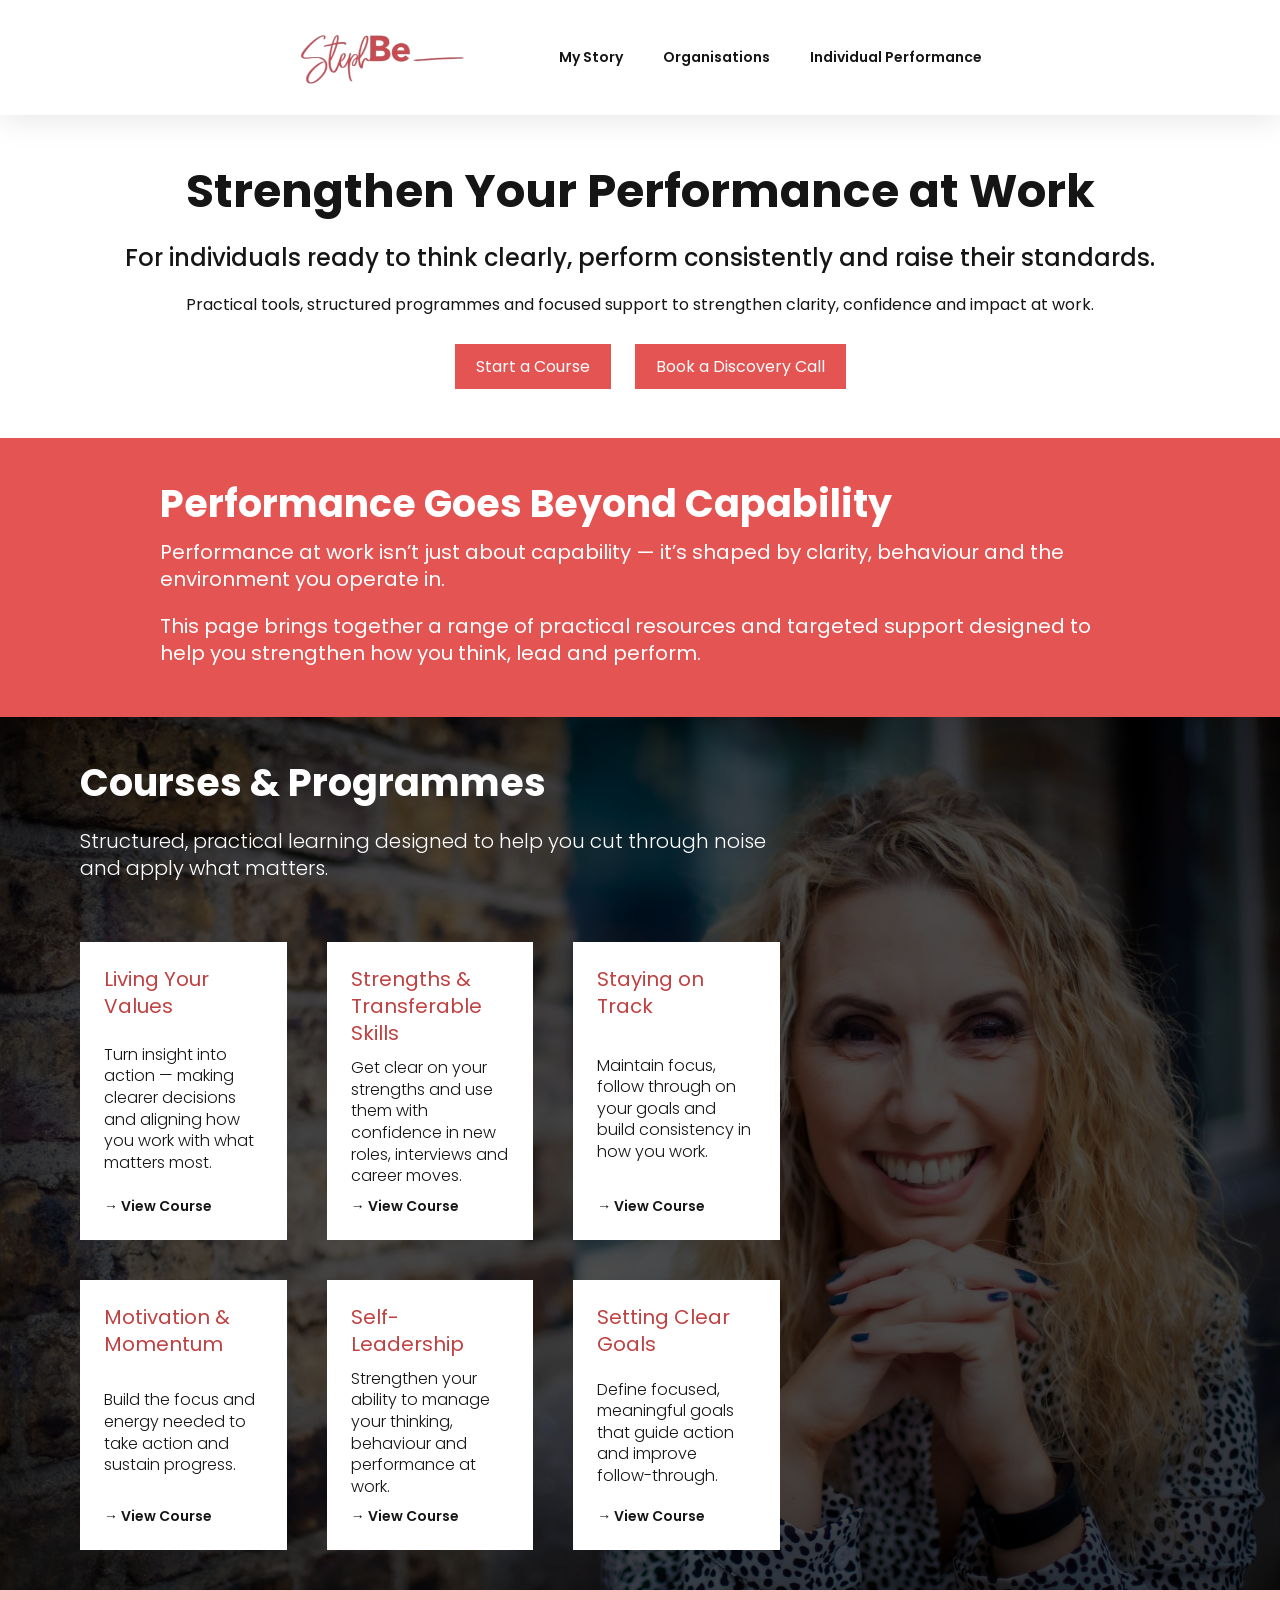
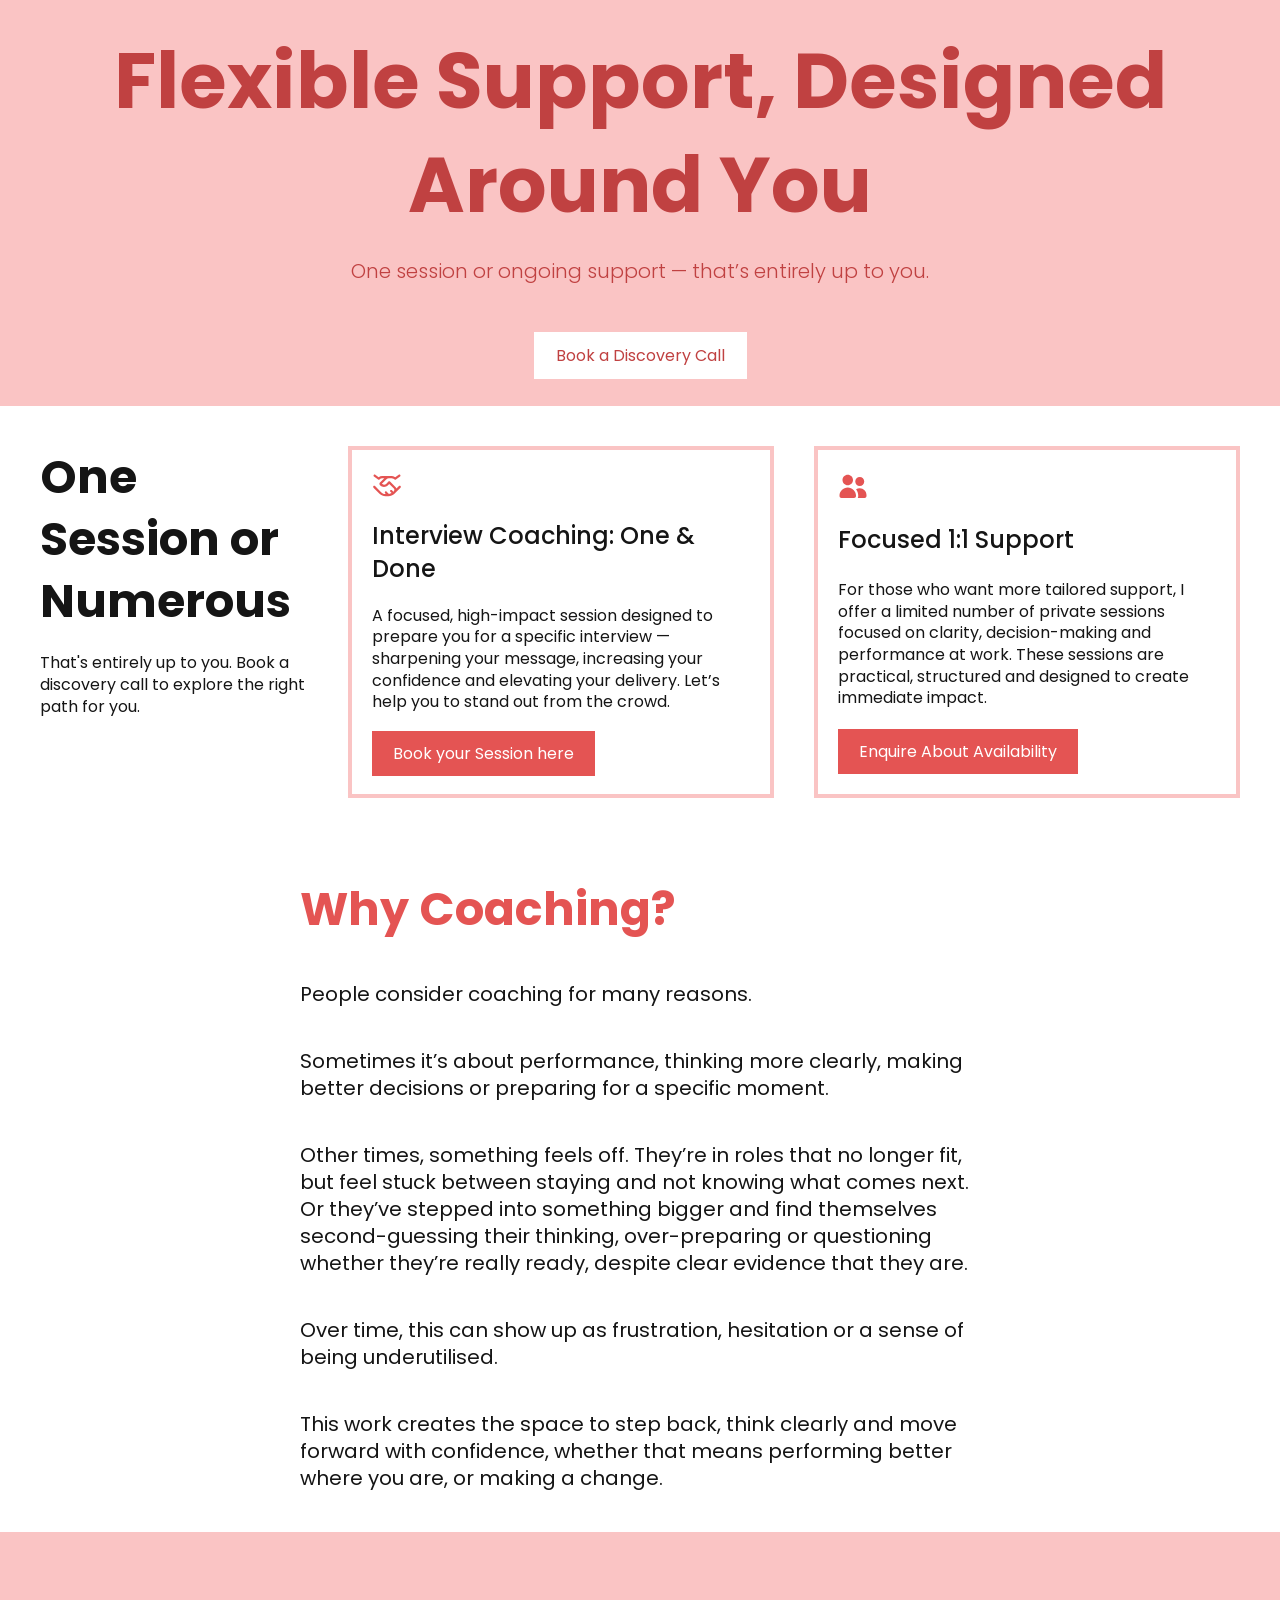
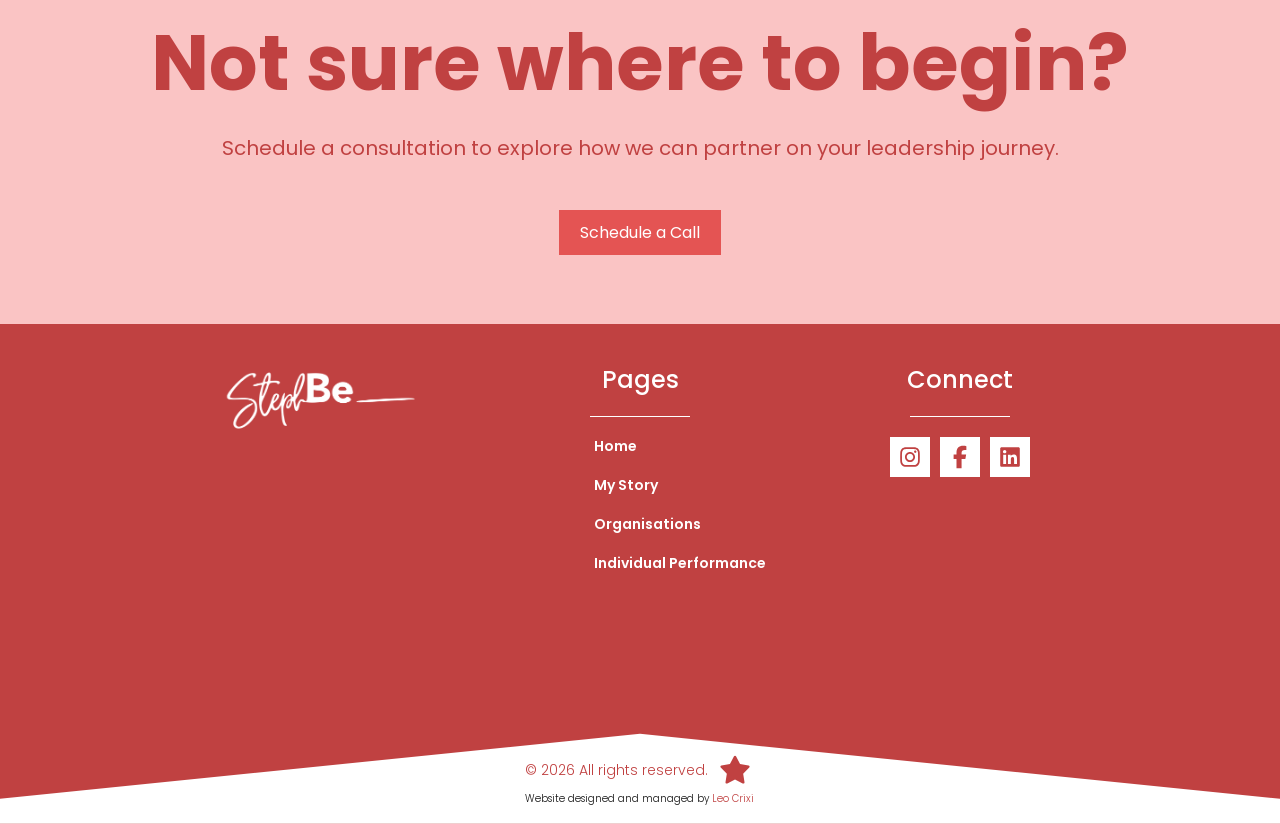
<file: individual-performance.html>
<!doctype html>
<html lang="en">
  <head>
    <meta charset="UTF-8" />
    <meta name="viewport" content="width=device-width, initial-scale=1.0" />

    <meta name="description" content="ADD WEBSITE DESCRIPTION" />
    <meta name="keywords" content="ADD KEYWORDS" />
    <meta name="author" content="Leo Crixi" />

    <!-- Open Graph / Facebook / WhatsApp / Linkedin -->
    <meta property="og:title" content="Leo Crixi – Full-stack Web Developer" />
    <meta property="og:type" content="website" />
    <meta property="og:image" content="http://stephbe.ie/public/img/Logo2.svg" />
    <meta property="og:url" content="http://stephbe.ie/" />
    <meta property="og:description" content="Check out my portfolio and web development projects." />

    <!-- Favicon Icon -->
    <link rel="shortcut icon" href="./public/img/Logo3.svg" type="image/x-icon" />

    <title>Individual Performance | StephBe</title>

    <link rel="stylesheet" href="./assets/css/styles.css" />
  </head>

  <body>
    <global-header></global-header>

    <main class="individuals">
      <section class="hero-section">
        <h1>Strengthen Your Performance at Work</h1>
        <h4>For individuals ready to think clearly, perform consistently and raise their standards.</h4>
        <p>
          Practical tools, structured programmes and focused support to strengthen clarity, confidence and impact at
          work.
        </p>
        <div class="btn-section">
          <a href="#courses-programmes" class="btn">Start a Course</a>
          <a
            class="btn"
            data-cal-link="stephbe/private-coaching-clients"
            data-cal-namespace="private-coaching-clients"
            data-cal-config='{"layout":"month_view"}'
            >Book a Discovery Call</a
          >
        </div>
      </section>

      <section class="performance">
        <h2>Performance Goes Beyond Capability</h2>
        <p>
          Performance at work isn’t just about capability — it’s shaped by clarity, behaviour and the environment you
          operate in.
        </p>
        <p>
          This page brings together a range of practical resources and targeted support designed to help you strengthen
          how you think, lead and perform.
        </p>
      </section>

      <section class="courses-programmes" id="courses-programmes">
        <div class="content">
          <h2>Courses & Programmes</h2>
          <p>Structured, practical learning designed to help you cut through noise and apply what matters.</p>
          <div class="courses-grid">
            <article class="course-card">
              <h3>Living Your Values</h3>
              <p>
                Turn insight into action — making clearer decisions and aligning how you work with what matters most.
              </p>
              <a
                href="https://stephanie-s-school-37db.thinkific.com/courses/light-up-your-life-with-your-values"
                target="_blank"
              >
                → View Course
              </a>
            </article>
            <article class="course-card">
              <h3>Strengths & Transferable Skills</h3>
              <p>Get clear on your strengths and use them with confidence in new roles, interviews and career moves.</p>
              <a
                href="https://stephanie-s-school-37db.thinkific.com/courses/transferable-skills-stay-in-your-lane-while-being-brilliant"
                target="_blank"
              >
                → View Course
              </a>
            </article>
            <article class="course-card">
              <h3>Staying on Track</h3>
              <p>Maintain focus, follow through on your goals and build consistency in how you work.</p>
              <a
                href="https://stephanie-s-school-37db.thinkific.com/courses/staying-the-course-how-to-keep-on-track-with-your-goals"
                target="_blank"
              >
                → View Course
              </a>
            </article>
            <article class="course-card">
              <h3>Motivation & Momentum</h3>
              <p>Build the focus and energy needed to take action and sustain progress.</p>
              <a
                href="https://stephanie-s-school-37db.thinkific.com/courses/motivation-and-how-to-get-more-of-it"
                target="_blank"
              >
                → View Course
              </a>
            </article>
            <article class="course-card">
              <h3>Self-Leadership</h3>
              <p>Strengthen your ability to manage your thinking, behaviour and performance at work.</p>
              <a
                href="https://stephanie-s-school-37db.thinkific.com/courses/get-out-of-your-own-way-and-become-your-own-best-friend"
                target="_blank"
              >
                → View Course
              </a>
            </article>
            <article class="course-card">
              <h3>Setting Clear Goals</h3>
              <p>Define focused, meaningful goals that guide action and improve follow-through.</p>
              <a href="https://stephanie-s-school-37db.thinkific.com/courses/setting-great-goals" target="_blank">
                → View Course
              </a>
            </article>
          </div>
        </div>
      </section>

      <section class="flexible">
        <h3>Flexible Support, Designed Around You</h3>
        <p>One session or ongoing support — that’s entirely up to you.</p>
        <div class="btn-section">
          <a
            class="btn-third"
            data-cal-link="stephbe/private-coaching-clients"
            data-cal-namespace="private-coaching-clients"
            data-cal-config='{"layout":"month_view"}'
            >Book a Discovery Call</a
          >
        </div>
      </section>

      <section class="coaching">
        <div class="title">
          <h2>One Session or Numerous</h2>
          <p>That's entirely up to you. Book a discovery call to explore the right path for you.</p>
        </div>
        <div class="contents">
          <div class="content">
            <img src="./public/icons/handshake.svg" alt="" />
            <h3>Interview Coaching: One & Done</h3>
            <p>
              A focused, high-impact session designed to prepare you for a specific interview — sharpening your message,
              increasing your confidence and elevating your delivery. Let’s help you to stand out from the crowd.
            </p>
            <!-- <a href="" target="_blank">Book your Session here → </a> -->
            <div class="btn-section">
              <a
                class="btn"
                data-cal-link="stephbe/private-coaching-clients"
                data-cal-namespace="private-coaching-clients"
                data-cal-config='{"layout":"month_view"}'
                >Book your Session here</a
              >
            </div>
          </div>
          <div class="content">
            <img src="./public/icons/user.svg" alt="" />
            <h3>Focused 1:1 Support</h3>
            <p>
              For those who want more tailored support, I offer a limited number of private sessions focused on clarity,
              decision-making and performance at work. These sessions are practical, structured and designed to create
              immediate impact.
            </p>
            <!-- <a href="" target="_blank">Enquire About Availability → </a> -->
            <div class="btn-section">
              <a
                class="btn"
                data-cal-link="stephbe/private-coaching-clients"
                data-cal-namespace="private-coaching-clients"
                data-cal-config='{"layout":"month_view"}'
                >Enquire About Availability</a
              >
            </div>
          </div>
        </div>
      </section>

      <section class="why-coaching">
        <h2>Why Coaching?</h2>
        <p>People consider coaching for many reasons.</p>
        <p>
          Sometimes it’s about performance, thinking more clearly, making better decisions or preparing for a specific
          moment.
        </p>
        <p>
          Other times, something feels off. They’re in roles that no longer fit, but feel stuck between staying and not
          knowing what comes next. Or they’ve stepped into something bigger and find themselves second-guessing their
          thinking, over-preparing or questioning whether they’re really ready, despite clear evidence that they are.
        </p>
        <p>Over time, this can show up as frustration, hesitation or a sense of being underutilised.</p>
        <p>
          This work creates the space to step back, think clearly and move forward with confidence, whether that means
          performing better where you are, or making a change.
        </p>
      </section>

      <global-cta></global-cta>
    </main>

    <global-footer></global-footer>

    <script type="module" src="./assets/js/script.js"></script>
  </body>
</html>
</file>
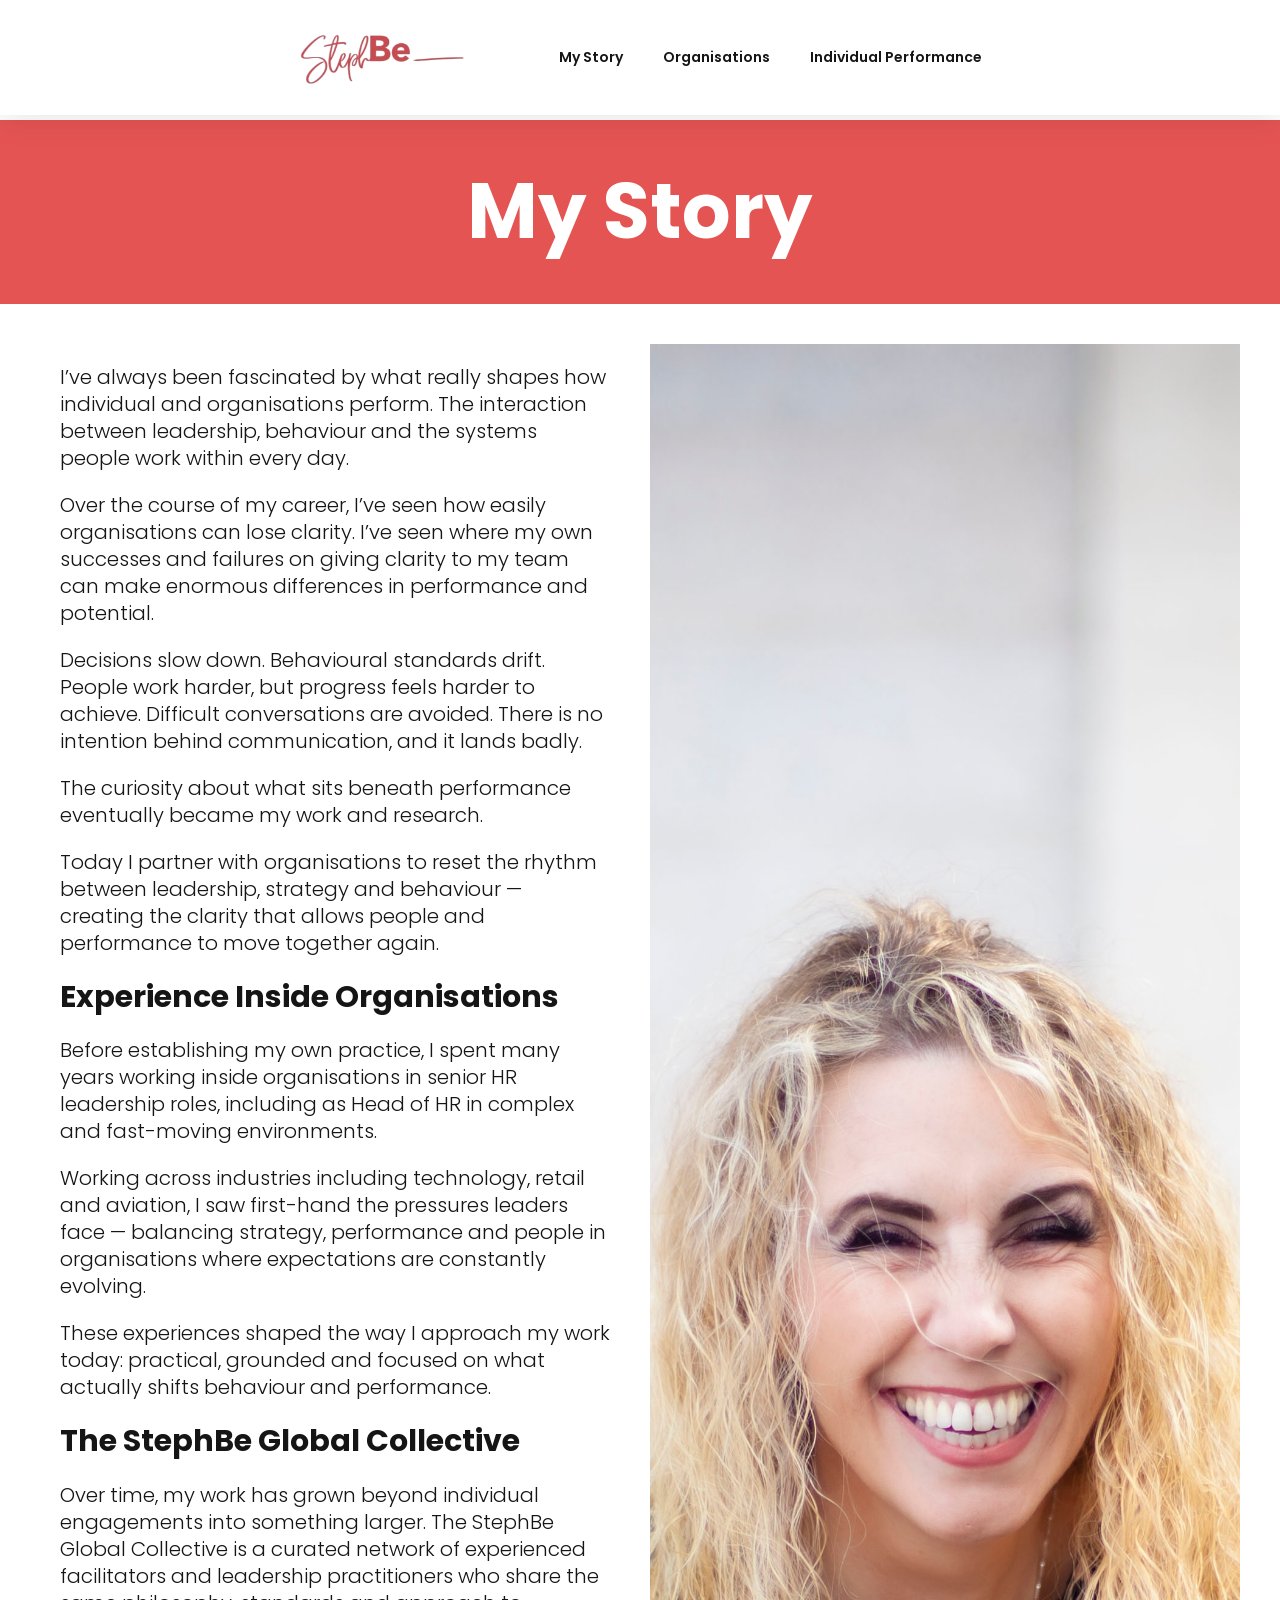
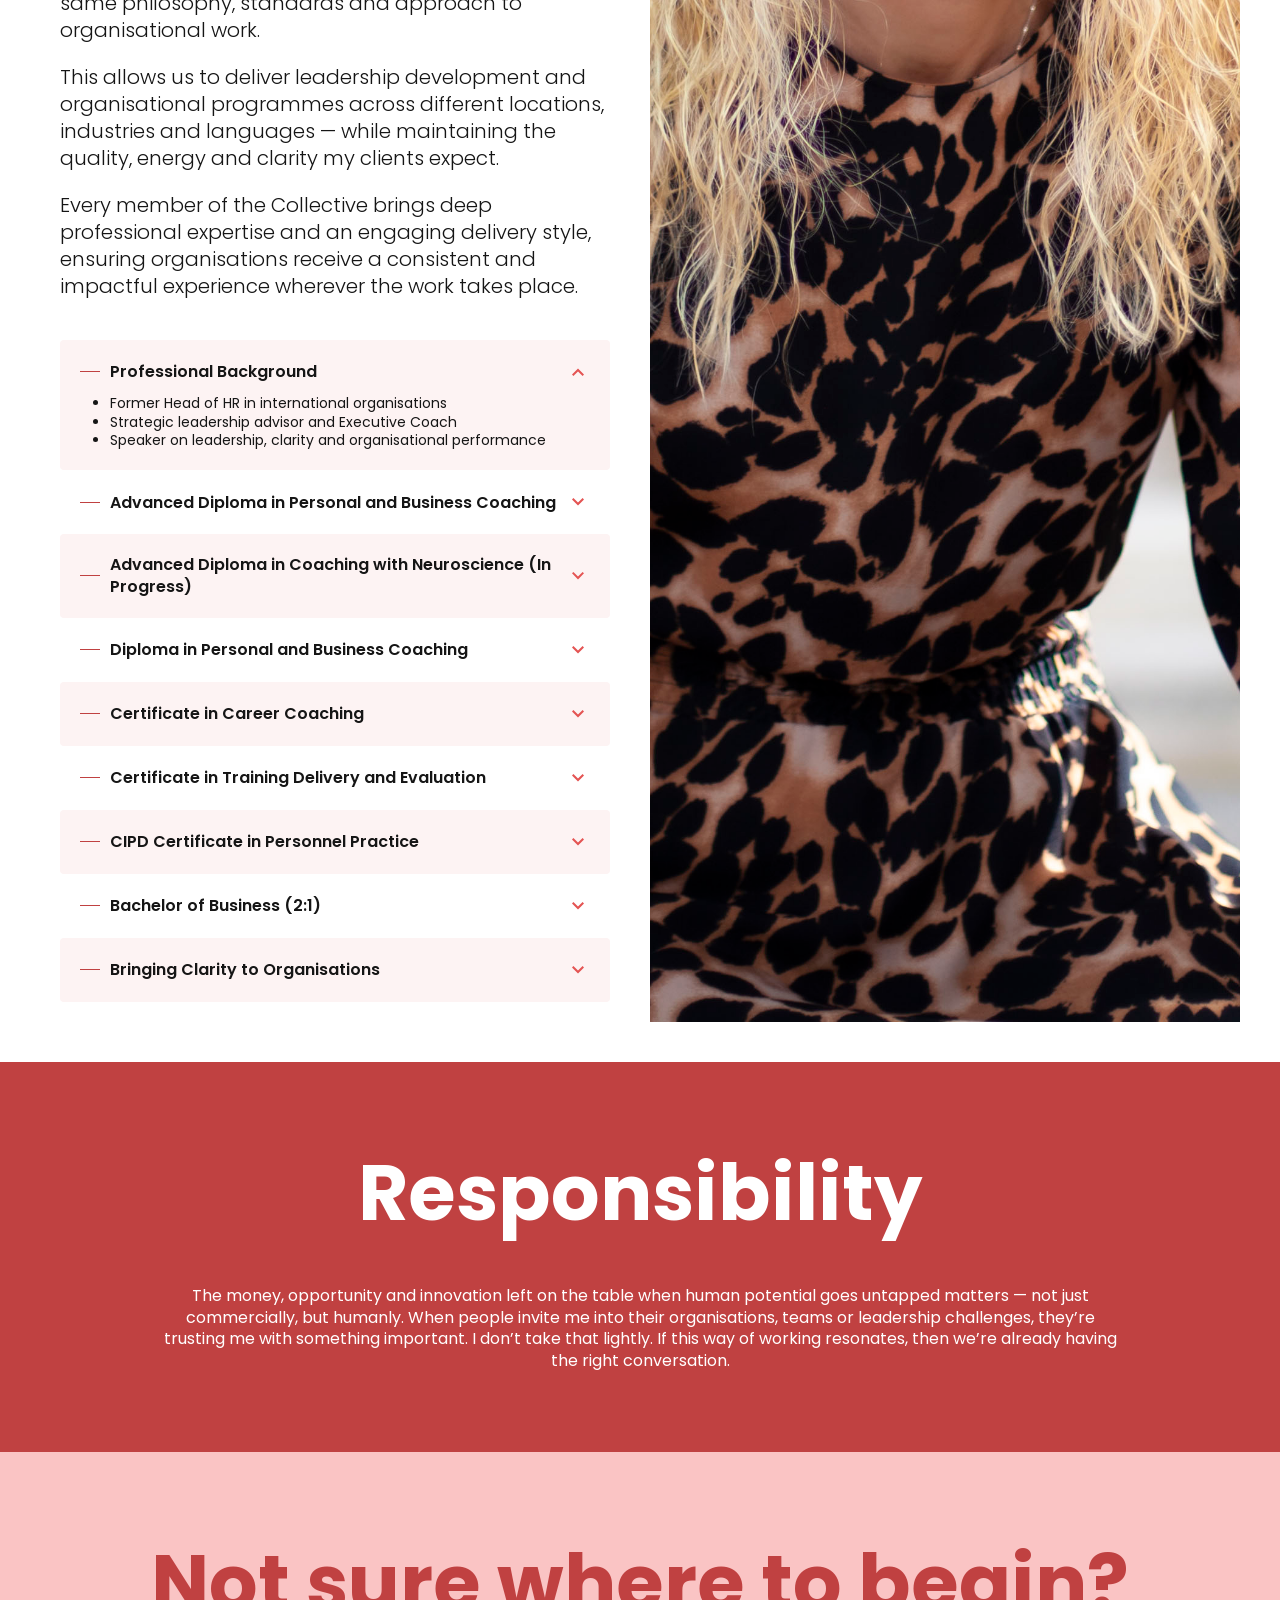
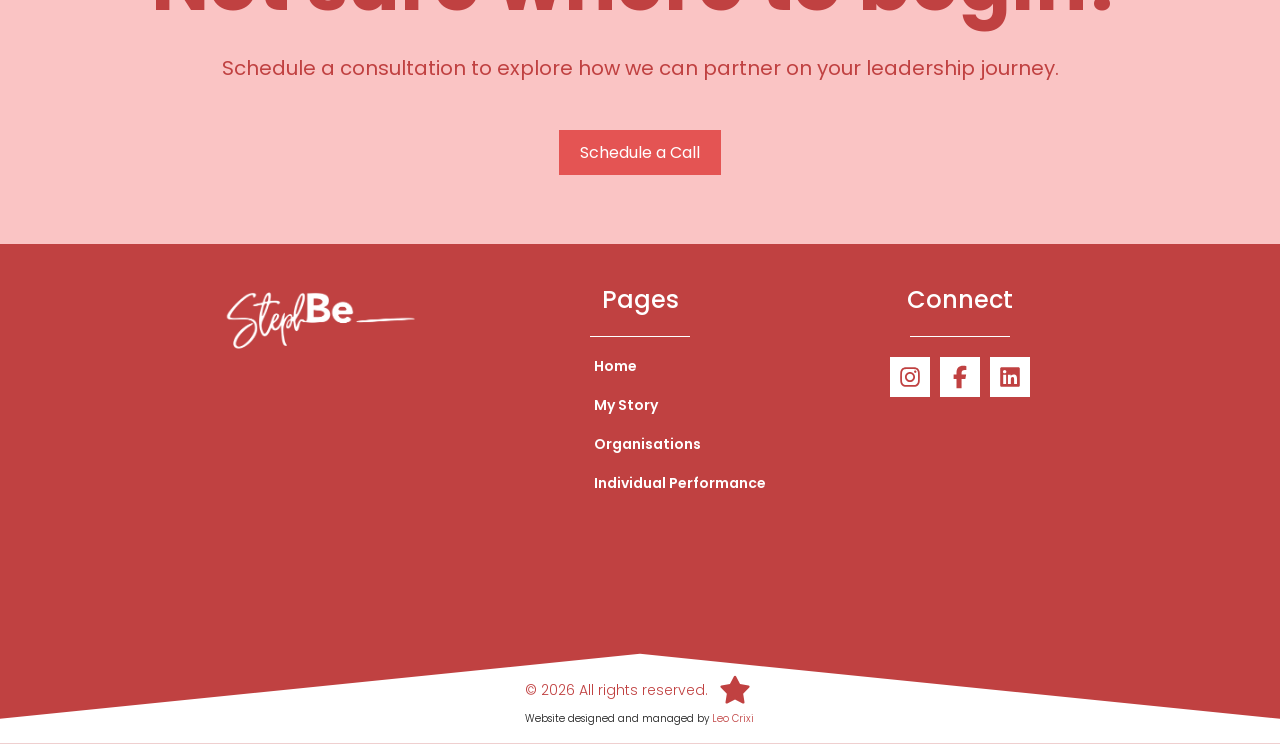
<file: my-story.html>
<!doctype html>
<html lang="en">
  <head>
    <meta charset="UTF-8" />
    <meta name="viewport" content="width=device-width, initial-scale=1.0" />

    <meta name="description" content="ADD WEBSITE DESCRIPTION" />
    <meta name="keywords" content="ADD KEYWORDS" />
    <meta name="author" content="Leo Crixi" />

    <!-- Open Graph / Facebook / WhatsApp / Linkedin -->
    <meta property="og:title" content="Leo Crixi – Full-stack Web Developer" />
    <meta property="og:type" content="website" />
    <meta property="og:image" content="http://stephbe.ie/public/img/Logo2.svg" />
    <meta property="og:url" content="http://stephbe.ie/" />
    <meta property="og:description" content="Check out my portfolio and web development projects." />

    <!-- Favicon Icon -->
    <link rel="shortcut icon" href="./public/img/Logo3.svg" type="image/x-icon" />

    <title>My Story | StephBe</title>

    <link rel="stylesheet" href="./assets/css/styles.css" />
  </head>

  <body>
    <global-header></global-header>

    <main class="my-story">
      <section class="hero-section">
        <h1>My Story</h1>
      </section>
      <section class="about-me">
        <div class="content">
          <div class="text">
            <p>
              I’ve always been fascinated by what really shapes how individual and organisations perform. The
              interaction between leadership, behaviour and the systems people work within every day.
            </p>
            <p>
              Over the course of my career, I’ve seen how easily organisations can lose clarity. I’ve seen where my own
              successes and failures on giving clarity to my team can make enormous differences in performance and
              potential.
            </p>
            <p>
              Decisions slow down. Behavioural standards drift. People work harder, but progress feels harder to
              achieve. Difficult conversations are avoided. There is no intention behind communication, and it lands
              badly.
            </p>
            <p>The curiosity about what sits beneath performance eventually became my work and research.</p>
            <p>
              Today I partner with organisations to reset the rhythm between leadership, strategy and behaviour —
              creating the clarity that allows people and performance to move together again.
            </p>

            <h3>Experience Inside Organisations</h3>
            <p>
              Before establishing my own practice, I spent many years working inside organisations in senior HR
              leadership roles, including as Head of HR in complex and fast-moving environments.
            </p>
            <p>
              Working across industries including technology, retail and aviation, I saw first-hand the pressures
              leaders face — balancing strategy, performance and people in organisations where expectations are
              constantly evolving.
            </p>
            <p>
              These experiences shaped the way I approach my work today: practical, grounded and focused on what
              actually shifts behaviour and performance.
            </p>

            <h3>The StephBe Global Collective</h3>
            <p>
              Over time, my work has grown beyond individual engagements into something larger. The StephBe Global
              Collective is a curated network of experienced facilitators and leadership practitioners who share the
              same philosophy, standards and approach to organisational work.
            </p>
            <p>
              This allows us to deliver leadership development and organisational programmes across different locations,
              industries and languages — while maintaining the quality, energy and clarity my clients expect.
            </p>
            <p>
              Every member of the Collective brings deep professional expertise and an engaging delivery style, ensuring
              organisations receive a consistent and impactful experience wherever the work takes place.
            </p>
          </div>
          <div class="my-background">
            <dl>
              <div>
                <dt>
                  <button aria-expanded="true" aria-controls="bg1">
                    Professional Background <img src="./public/icons/arrow-down.svg" alt="" />
                  </button>
                </dt>
                <dd id="bg1" class="active">
                  <ul>
                    <li>Former Head of HR in international organisations</li>
                    <li>Strategic leadership advisor and Executive Coach</li>
                    <li>Speaker on leadership, clarity and organisational performance</li>
                  </ul>
                </dd>
              </div>
              <div>
                <dt>
                  <button aria-expanded="false" aria-controls="bg2">
                    Advanced Diploma in Personal and Business Coaching
                    <img src="./public/icons/arrow-down.svg" alt="" />
                  </button>
                </dt>
                <dd id="bg2">Irish Life Coaching Institute, 2024</dd>
              </div>
              <div>
                <dt>
                  <button aria-expanded="false" aria-controls="bg3">
                    Advanced Diploma in Coaching with Neuroscience (In Progress)
                    <img src="./public/icons/arrow-down.svg" alt="" />
                  </button>
                </dt>
                <dd id="bg3">The Positive Success Group</dd>
              </div>
              <div>
                <dt>
                  <button aria-expanded="false" aria-controls="bg4">
                    Diploma in Personal and Business Coaching <img src="./public/icons/arrow-down.svg" alt="" />
                  </button>
                </dt>
                <dd id="bg4">Irish Life Coaching Institute, 2020</dd>
              </div>
              <div>
                <dt>
                  <button aria-expanded="false" aria-controls="bg5">
                    Certificate in Career Coaching <img src="./public/icons/arrow-down.svg" alt="" />
                  </button>
                </dt>
                <dd id="bg5">Irish Life Coaching Institute, 2020</dd>
              </div>
              <div>
                <dt>
                  <button aria-expanded="false" aria-controls="bg6">
                    Certificate in Training Delivery and Evaluation <img src="./public/icons/arrow-down.svg" alt="" />
                  </button>
                </dt>
                <dd id="bg6">(QQI Level 6) 2021</dd>
              </div>
              <div>
                <dt>
                  <button aria-expanded="false" aria-controls="bg7">
                    CIPD Certificate in Personnel Practice <img src="./public/icons/arrow-down.svg" alt="" />
                  </button>
                </dt>
                <dd id="bg7">Dublin Institute of Technology, 2005</dd>
              </div>
              <div>
                <dt>
                  <button aria-expanded="false" aria-controls="bg8">
                    Bachelor of Business (2:1) <img src="./public/icons/arrow-down.svg" alt="" />
                  </button>
                </dt>
                <dd id="bg8">Dublin Business School, 2004</dd>
              </div>
              <div>
                <dt>
                  <button aria-expanded="false" aria-controls="bg9">
                    Bringing Clarity to Organisations <img src="./public/icons/arrow-down.svg" alt="" />
                  </button>
                </dt>
                <dd id="bg9">
                  Today my work focuses on helping organisations navigate moments when leadership, strategy and
                  behaviour need to realign. Whether through strategic advisory, leadership development or the Clarity
                  Series, the goal is always the same: Creating the conditions where organisations regain clarity — and
                  performance follows.
                </dd>
              </div>
            </dl>
          </div>
        </div>
        <div class="img">
          <img src="./public/img/my-story/my-story.JPG" alt="" />
        </div>
      </section>

      <section class="responsibility">
        <h2>Responsibility</h2>
        <p>
          The money, opportunity and innovation left on the table when human potential goes untapped matters — not just
          commercially, but humanly. When people invite me into their organisations, teams or leadership challenges,
          they’re trusting me with something important. I don’t take that lightly. If this way of working resonates,
          then we’re already having the right conversation.
        </p>
      </section>

      <global-cta></global-cta>
    </main>

    <global-footer></global-footer>

    <script type="module" src="./assets/js/script.js"></script>
  </body>
</html>
</file>
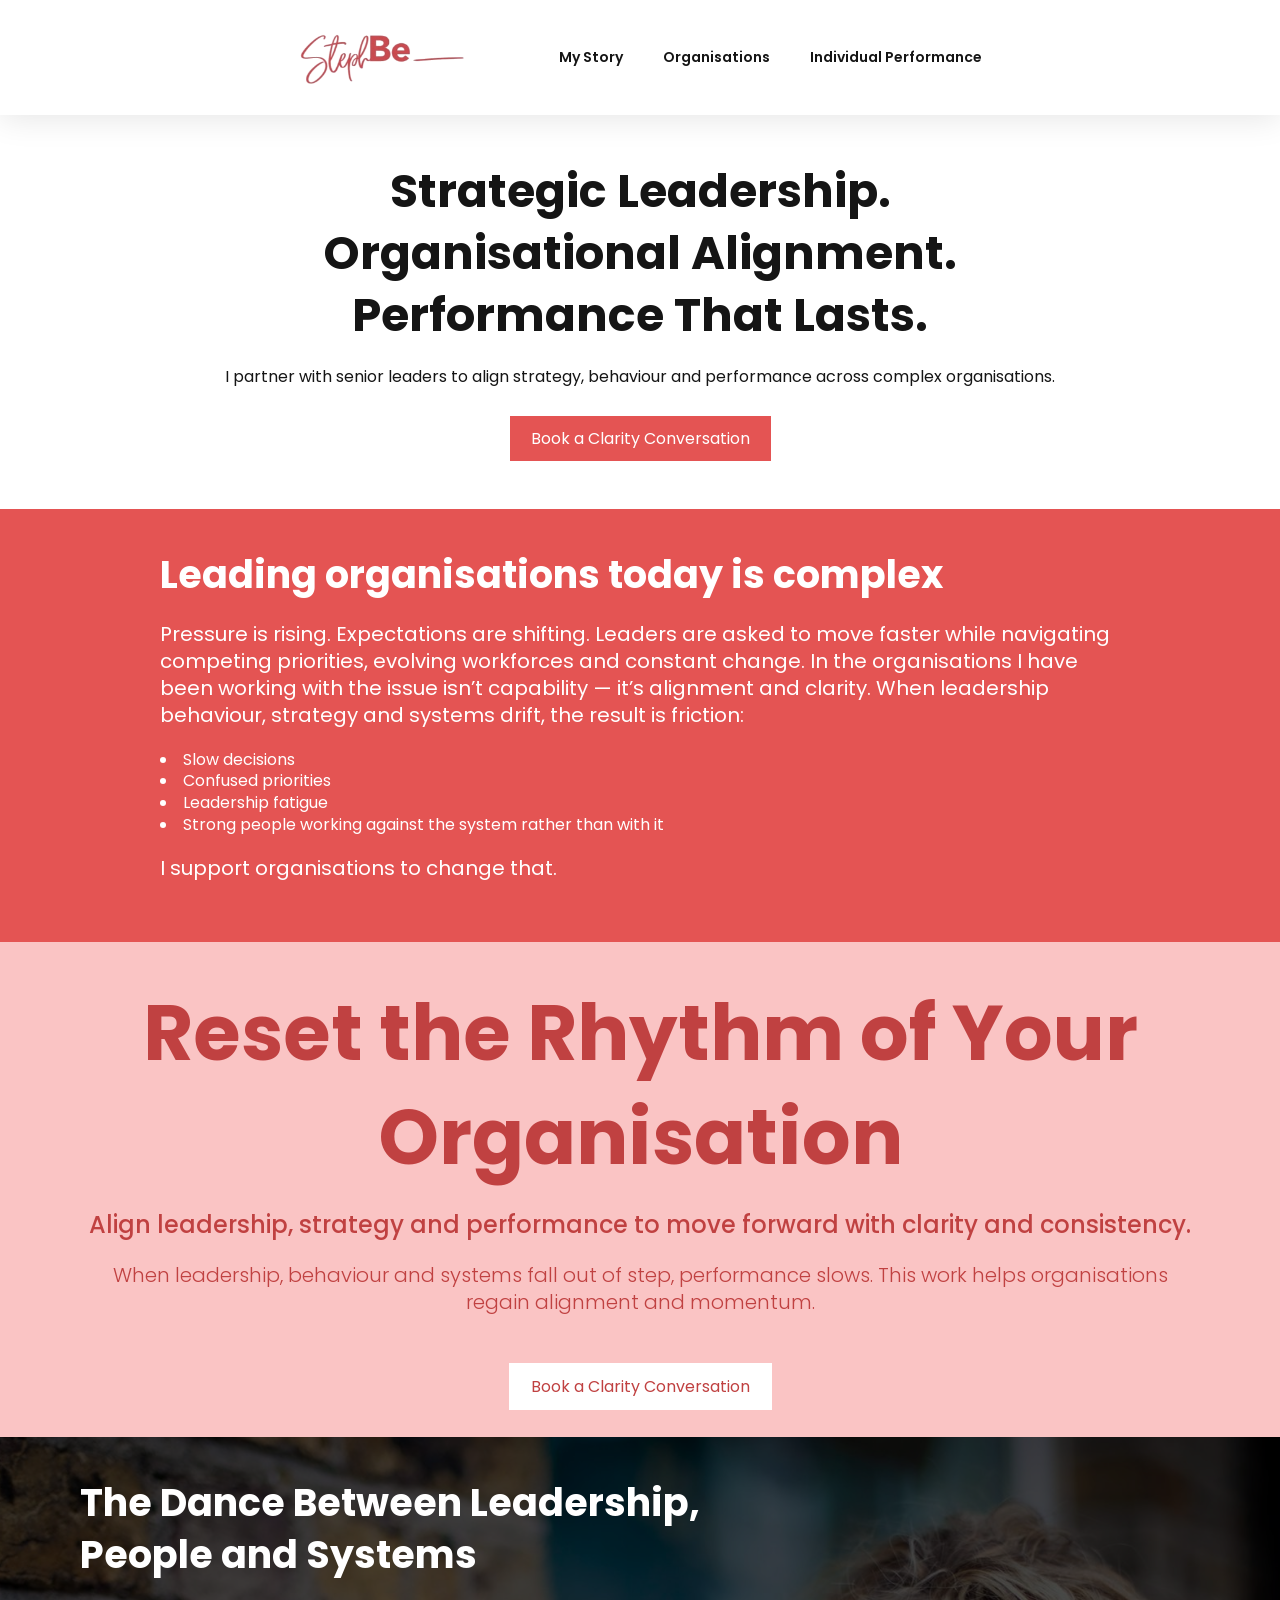
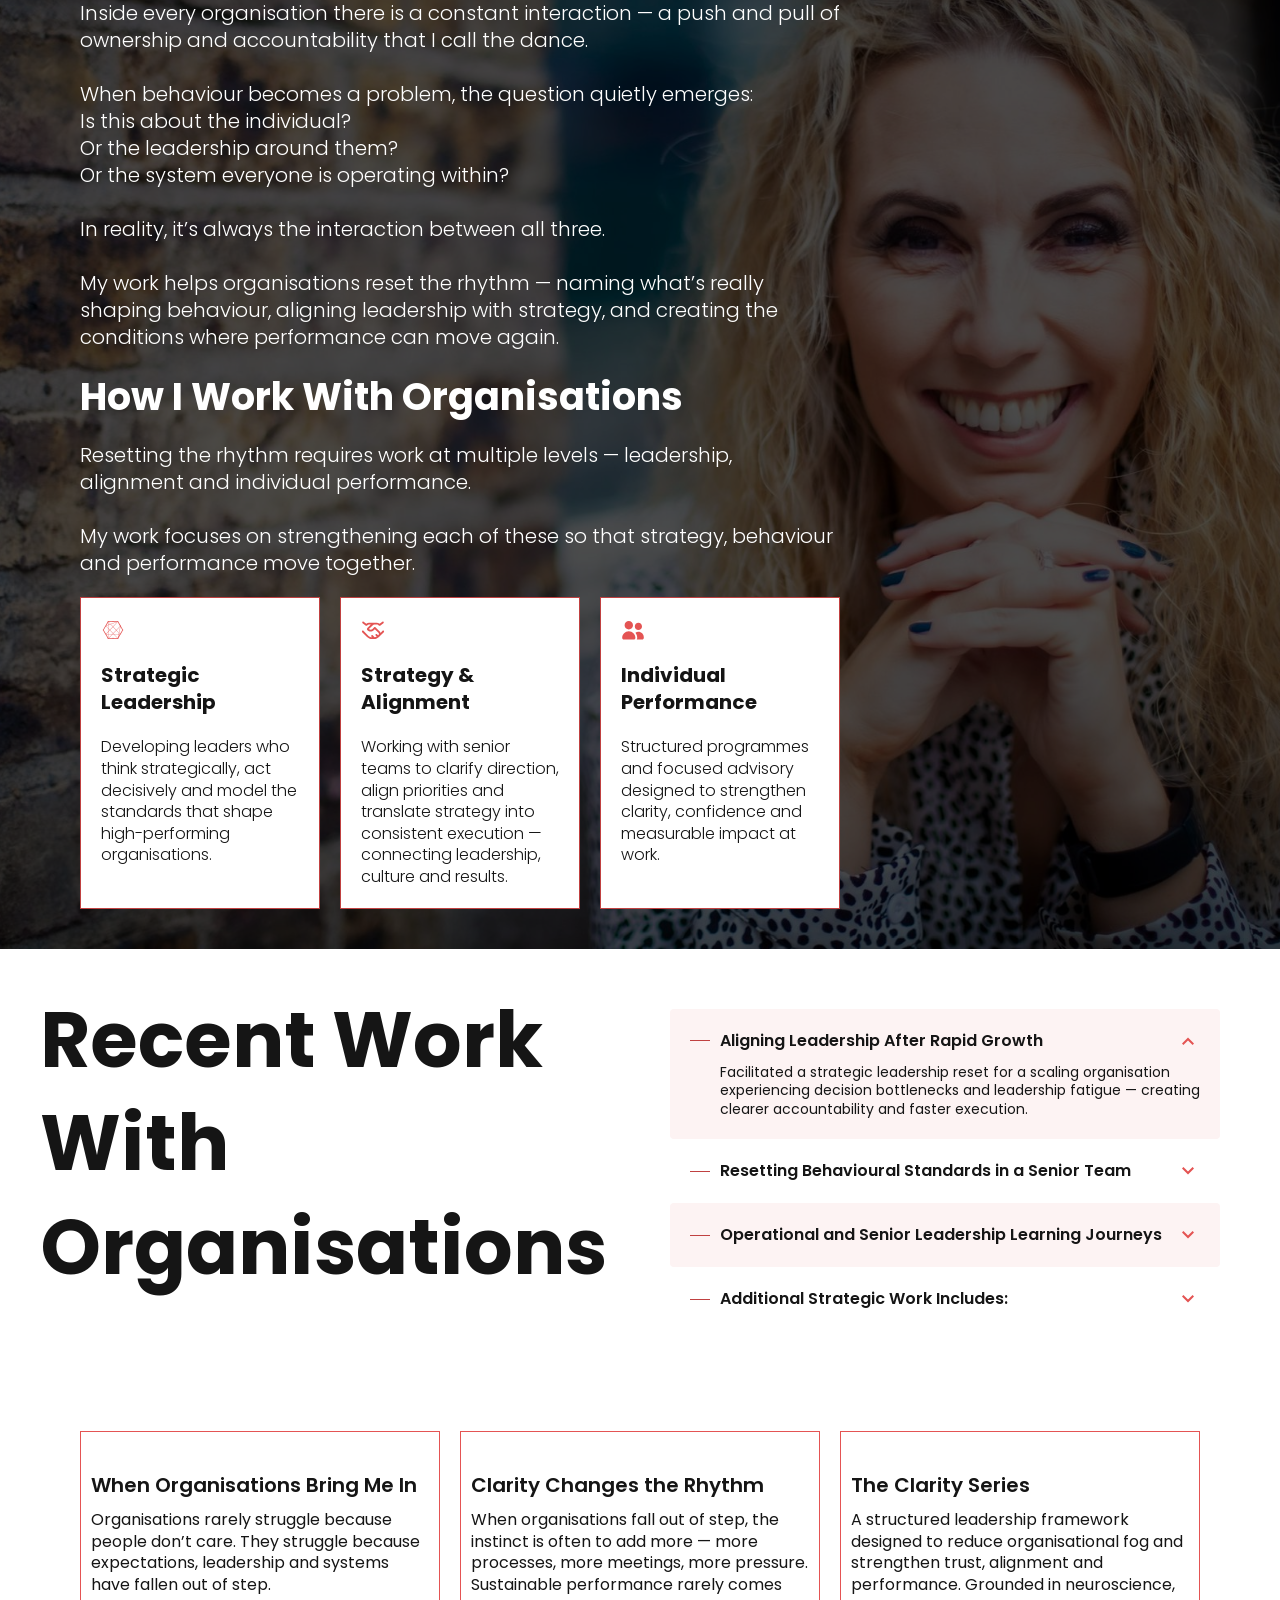
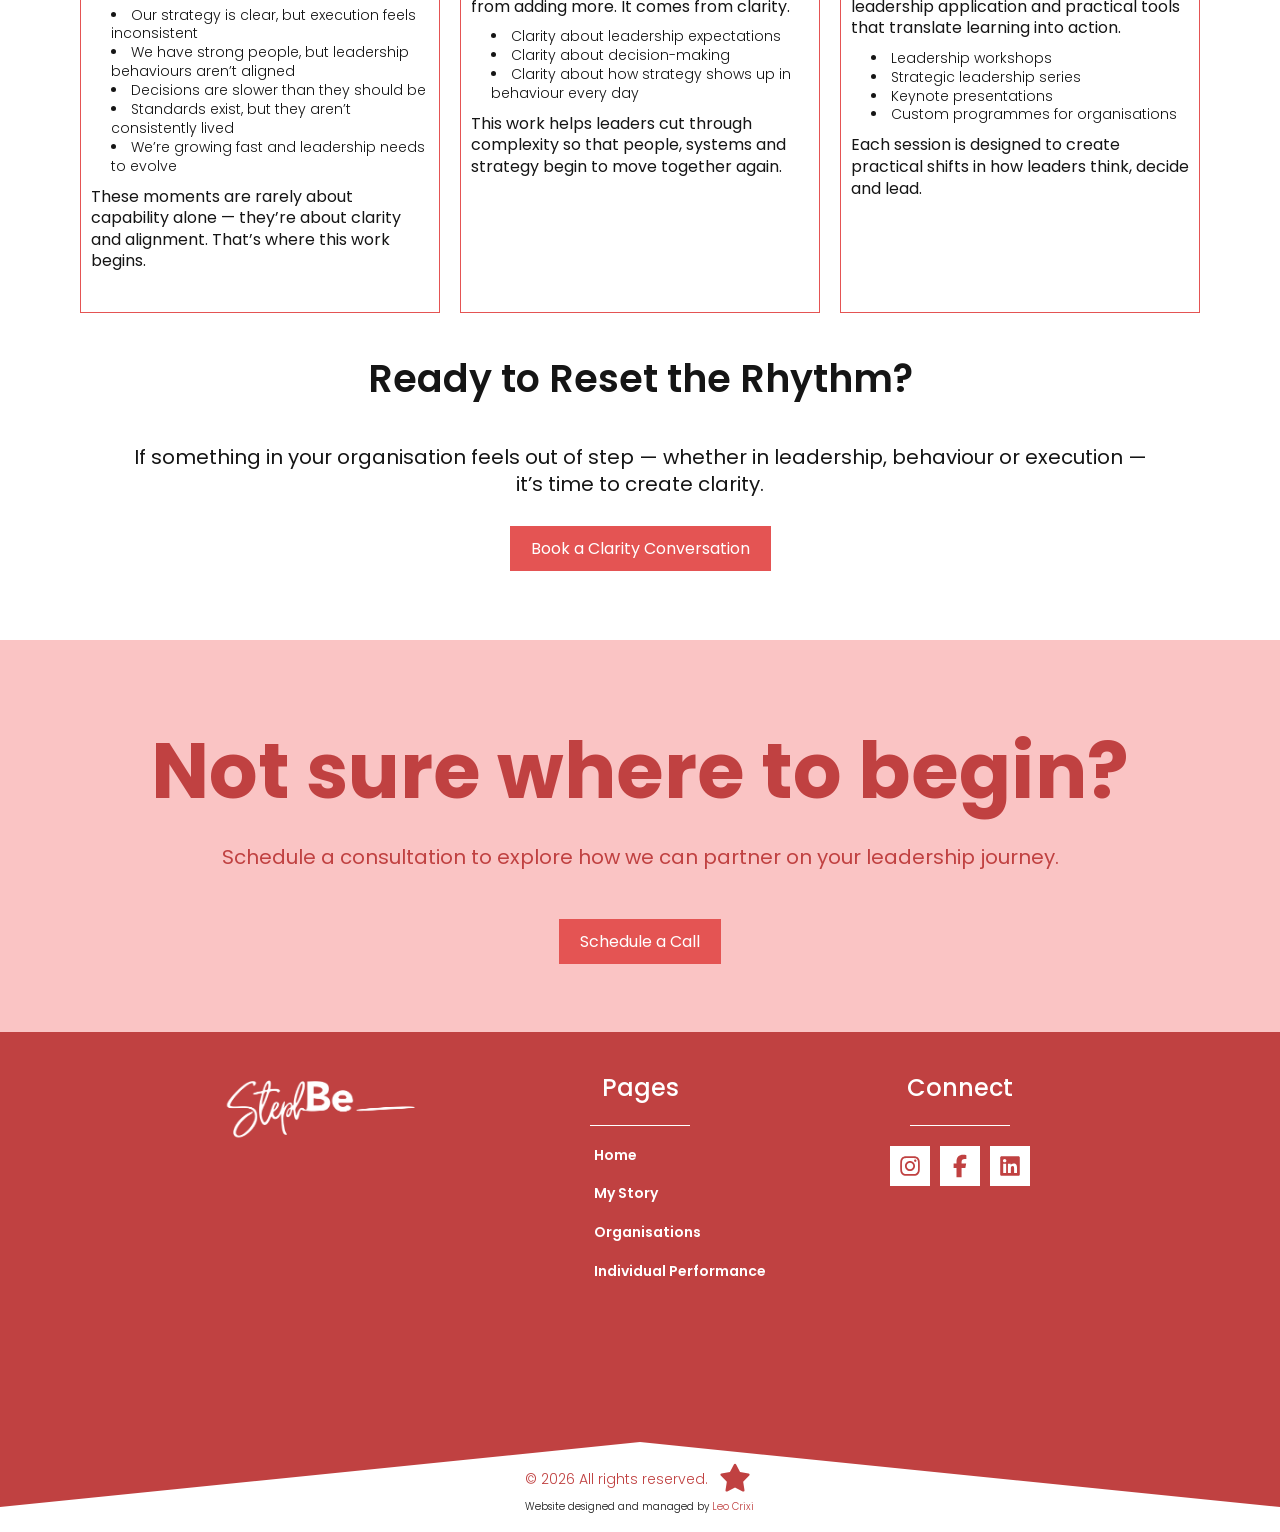
<file: organisations.html>
<!doctype html>
<html lang="en">
  <head>
    <meta charset="UTF-8" />
    <meta name="viewport" content="width=device-width, initial-scale=1.0" />

    <meta name="description" content="ADD WEBSITE DESCRIPTION" />
    <meta name="keywords" content="ADD KEYWORDS" />
    <meta name="author" content="Leo Crixi" />

    <!-- Open Graph / Facebook / WhatsApp / Linkedin -->
    <meta property="og:title" content="Leo Crixi – Full-stack Web Developer" />
    <meta property="og:type" content="website" />
    <meta property="og:image" content="http://stephbe.ie/public/img/Logo2.svg" />
    <meta property="og:url" content="http://stephbe.ie/" />
    <meta property="og:description" content="Check out my portfolio and web development projects." />

    <!-- Favicon Icon -->
    <link rel="shortcut icon" href="./public/img/Logo3.svg" type="image/x-icon" />

    <title>Organisations | tephBe</title>

    <link rel="stylesheet" href="./assets/css/styles.css" />
  </head>

  <body>
    <global-header></global-header>

    <main class="organisations">
      <section class="hero-section">
        <h1>
          Strategic Leadership. <br />
          Organisational Alignment. <br />
          Performance That Lasts.
        </h1>
        <h4>
          I partner with senior leaders to align strategy, behaviour and performance across complex organisations.
        </h4>
        <div class="btn-section">
          <a
            class="btn"
            data-cal-link="stephbe/exec-coaching-clients"
            data-cal-namespace="exec-coaching-clients"
            data-cal-config='{"layout":"month_view"}'
            >Book a Clarity Conversation</a
          >
        </div>
      </section>

      <section class="leading">
        <h2>Leading organisations today is complex</h2>
        <p>
          Pressure is rising. Expectations are shifting. Leaders are asked to move faster while navigating competing
          priorities, evolving workforces and constant change. In the organisations I have been working with the issue
          isn’t capability — it’s alignment and clarity. When leadership behaviour, strategy and systems drift, the
          result is friction:
        </p>
        <ul>
          <li>Slow decisions</li>
          <li>Confused priorities</li>
          <li>Leadership fatigue</li>
          <li>Strong people working against the system rather than with it</li>
        </ul>
        <p>I support organisations to change that.</p>
      </section>

      <section class="reset">
        <h3>Reset the Rhythm of Your Organisation</h3>
        <h4>Align leadership, strategy and performance to move forward with clarity and consistency.</h4>
        <p>
          When leadership, behaviour and systems fall out of step, performance slows. This work helps organisations
          regain alignment and momentum.
        </p>
        <div class="btn-section">
          <a
            class="btn-third"
            data-cal-link="stephbe/exec-coaching-clients"
            data-cal-namespace="exec-coaching-clients"
            data-cal-config='{"layout":"month_view"}'
            >Book a Clarity Conversation</a
          >
        </div>
      </section>

      <section class="the-dance">
        <div class="content">
          <h2>The Dance Between Leadership, People and Systems</h2>
          <p>
            Inside every organisation there is a constant interaction — a push and pull of ownership and accountability
            that I call the dance. <br />
            <br />
            When behaviour becomes a problem, the question quietly emerges: <br />
            Is this about the individual? <br />
            Or the leadership around them? <br />
            Or the system everyone is operating within? <br />
            <br />
            In reality, it’s always the interaction between all three. <br />
            <br />
            My work helps organisations reset the rhythm — naming what’s really shaping behaviour, aligning leadership
            with strategy, and creating the conditions where performance can move again.
          </p>
          <h3>How I Work With Organisations</h3>
          <p>
            Resetting the rhythm requires work at multiple levels — leadership, alignment and individual performance.
            <br />
            <br />
            My work focuses on strengthening each of these so that strategy, behaviour and performance move together.
          </p>
          <div class="features">
            <div class="feature">
              <img src="./public/icons/connectdevelop.svg" alt="" />
              <h4>Strategic Leadership</h4>
              <p>
                Developing leaders who think strategically, act decisively and model the standards that shape
                high-performing organisations.
              </p>
            </div>
            <div class="feature">
              <img src="./public/icons/handshake.svg" alt="" />
              <h4>Strategy & Alignment</h4>
              <p>
                Working with senior teams to clarify direction, align priorities and translate strategy into consistent
                execution — connecting leadership, culture and results.
              </p>
            </div>
            <div class="feature">
              <img src="./public/icons/user.svg" alt="" />
              <h4>Individual Performance</h4>
              <p>
                Structured programmes and focused advisory designed to strengthen clarity, confidence and measurable
                impact at work.
              </p>
            </div>
          </div>
        </div>
      </section>

      <div class="my-story">
        <section class="about-me">
          <h2>Recent Work With Organisations</h2>
          <div class="content">
            <div class="my-background">
              <dl>
                <div>
                  <dt>
                    <button aria-expanded="true" aria-controls="bg1">
                      Aligning Leadership After Rapid Growth <img src="./public/icons/arrow-down.svg" alt="" />
                    </button>
                  </dt>
                  <dd id="bg1" class="active">
                    Facilitated a strategic leadership reset for a scaling organisation experiencing decision
                    bottlenecks and leadership fatigue — creating clearer accountability and faster execution.
                  </dd>
                </div>
                <div>
                  <dt>
                    <button aria-expanded="false" aria-controls="bg2">
                      Resetting Behavioural Standards in a Senior Team
                      <img src="./public/icons/arrow-down.svg" alt="" />
                    </button>
                  </dt>
                  <dd id="bg2">
                    Worked with a leadership team where high performance was being undermined by tole rated behaviours.
                    Clarified expectations, strengthened leadership ownership and restored trust across the team.
                  </dd>
                </div>
                <div>
                  <dt>
                    <button aria-expanded="false" aria-controls="bg3">
                      Operational and Senior Leadership Learning Journeys
                      <img src="./public/icons/arrow-down.svg" alt="" />
                    </button>
                  </dt>
                  <dd id="bg3">
                    Partnered withExec leadership to define a full learning journey, rather than a development
                    programme, for two levels of leadership. Part of the Senior Leadership Journey was enabling and
                    empowering the Operational Leaders.
                  </dd>
                </div>
                <div>
                  <dt>
                    <button aria-expanded="false" aria-controls="bg4">
                      Additional Strategic Work Includes: <img src="./public/icons/arrow-down.svg" alt="" />
                    </button>
                  </dt>
                  <dd id="bg4">
                    <ul>
                      <li>CEO succession strategy and implementation</li>
                      <li>Strategic learning needs assessment and planning</li>
                      <li>
                        Custom leadership sessions (resilience, employer branding, adaptive leadership, communication,
                        values in action, etc.)
                      </li>
                    </ul>
                  </dd>
                </div>
              </dl>
            </div>
          </div>
        </section>
      </div>

      <section class="rhythm-section container">
        <div class="rhythms">
          <div class="rhythm">
            <h4>When Organisations Bring Me In</h4>
            <p>
              Organisations rarely struggle because people don’t care. They struggle because expectations, leadership
              and systems have fallen out of step.
            </p>
            <ul>
              <li>Our strategy is clear, but execution feels inconsistent</li>
              <li>We have strong people, but leadership behaviours aren’t aligned</li>
              <li>Decisions are slower than they should be</li>
              <li>Standards exist, but they aren’t consistently lived</li>
              <li>We’re growing fast and leadership needs to evolve</li>
            </ul>
            <p>
              These moments are rarely about capability alone — they’re about clarity and alignment. That’s where this
              work begins.
            </p>
          </div>
          <div class="rhythm">
            <h4>Clarity Changes the Rhythm</h4>
            <p>
              When organisations fall out of step, the instinct is often to add more — more processes, more meetings,
              more pressure. Sustainable performance rarely comes from adding more. It comes from clarity.
            </p>
            <ul>
              <li>Clarity about leadership expectations</li>
              <li>Clarity about decision-making</li>
              <li>Clarity about how strategy shows up in behaviour every day</li>
            </ul>
            <p>
              This work helps leaders cut through complexity so that people, systems and strategy begin to move together
              again.
            </p>
          </div>
          <div class="rhythm">
            <h4>The Clarity Series</h4>
            <p>
              A structured leadership framework designed to reduce organisational fog and strengthen trust, alignment
              and performance. Grounded in neuroscience, leadership application and practical tools that translate
              learning into action.
            </p>
            <ul>
              <li>Leadership workshops</li>
              <li>Strategic leadership series</li>
              <li>Keynote presentations</li>
              <li>Custom programmes for organisations</li>
            </ul>
            <p>Each session is designed to create practical shifts in how leaders think, decide and lead.</p>
          </div>
        </div>
        <div class="content">
          <h2>Ready to Reset the Rhythm?</h2>
          <p>
            If something in your organisation feels out of step — whether in leadership, behaviour or execution — it’s
            time to create clarity.
          </p>
          <div class="btn-section">
            <a
              class="btn"
              data-cal-link="stephbe/exec-coaching-clients"
              data-cal-namespace="exec-coaching-clients"
              data-cal-config='{"layout":"month_view"}'
              >Book a Clarity Conversation</a
            >
          </div>
        </div>
      </section>
      <global-cta></global-cta>
    </main>

    <global-footer></global-footer>

    <script type="module" src="./assets/js/script.js"></script>
  </body>
</html>
</file>
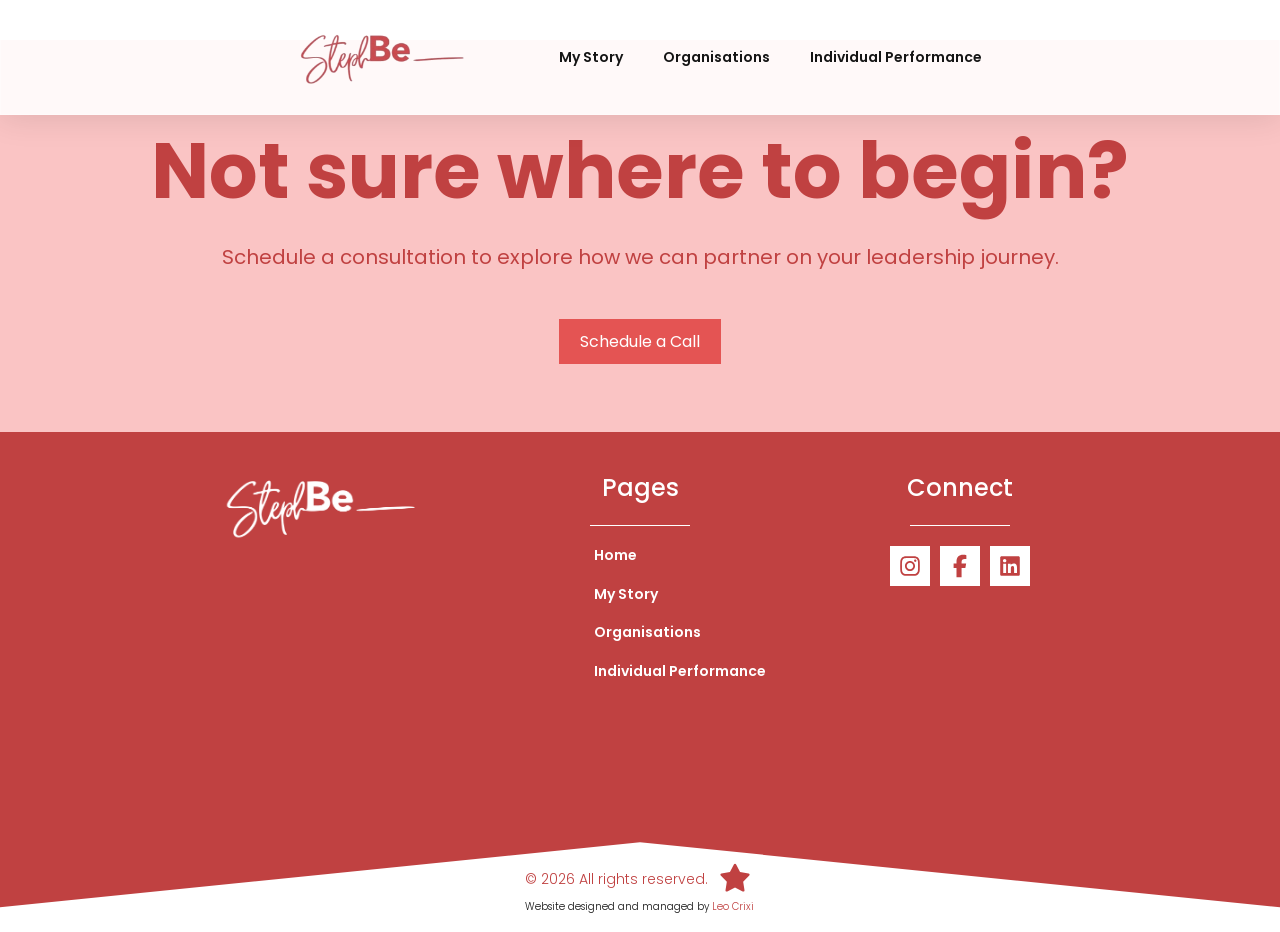
<file: template.html>
<!doctype html>
<html lang="en">
  <head>
    <meta charset="UTF-8" />
    <meta name="viewport" content="width=device-width, initial-scale=1.0" />

    <meta name="description" content="ADD WEBSITE DESCRIPTION" />
    <meta name="keywords" content="ADD KEYWORDS" />
    <meta name="author" content="Leo Crixi" />

    <!-- Open Graph / Facebook / WhatsApp / Linkedin -->
    <meta property="og:title" content="Leo Crixi – Full-stack Web Developer" />
    <meta property="og:type" content="website" />
    <meta property="og:image" content="http://stephbe.ie/public/img/Logo2.svg" />
    <meta property="og:url" content="http://stephbe.ie/" />
    <meta property="og:description" content="Check out my portfolio and web development projects." />

    <!-- Favicon Icon -->
    <link rel="shortcut icon" href="./public/img/Logo3.svg" type="image/x-icon" />

    <title>StephBe</title>

    <link rel="stylesheet" href="./assets/css/styles.css" />
  </head>

  <body>
    <global-header></global-header>

    <main>
      

      <global-cta></global-cta>
      
    </main>

    <global-footer></global-footer>

    <script type="module" src="./assets/js/script.js"></script>
  </body>
</html>
</file>
<file: assets/css/styles.css>
/* Importing general CSS - UTILS */
@import './utils/global.css';
@import './utils/typography.css';
@import './utils/colors.css';

/* Importing Components */
@import './components/header.css';
@import './components/burger-menu.css';
@import './components/footer.css';
@import './components/component.css';

/* Importing pages styles */
@import './modules/home.css';
@import './modules/my-story.css';
@import './modules/organisations.css';
@import './modules/individual.css';
</file>
